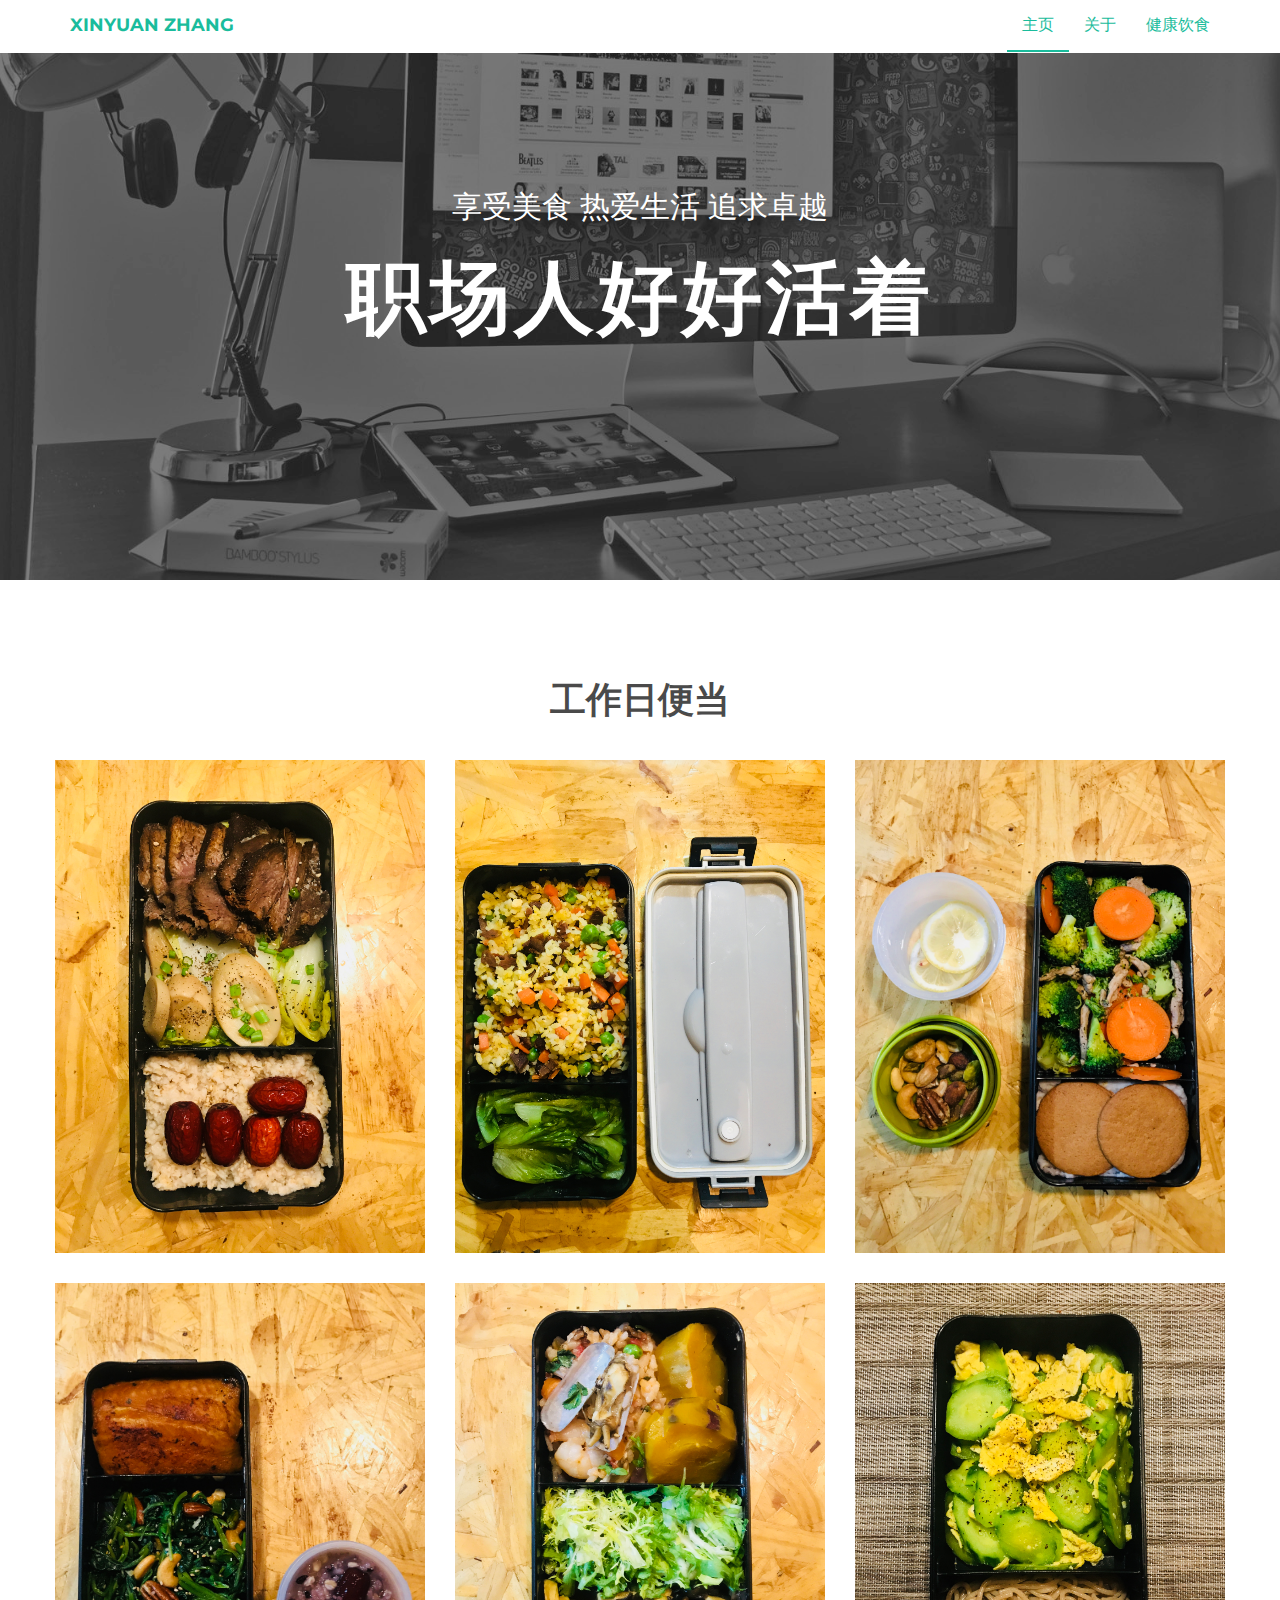
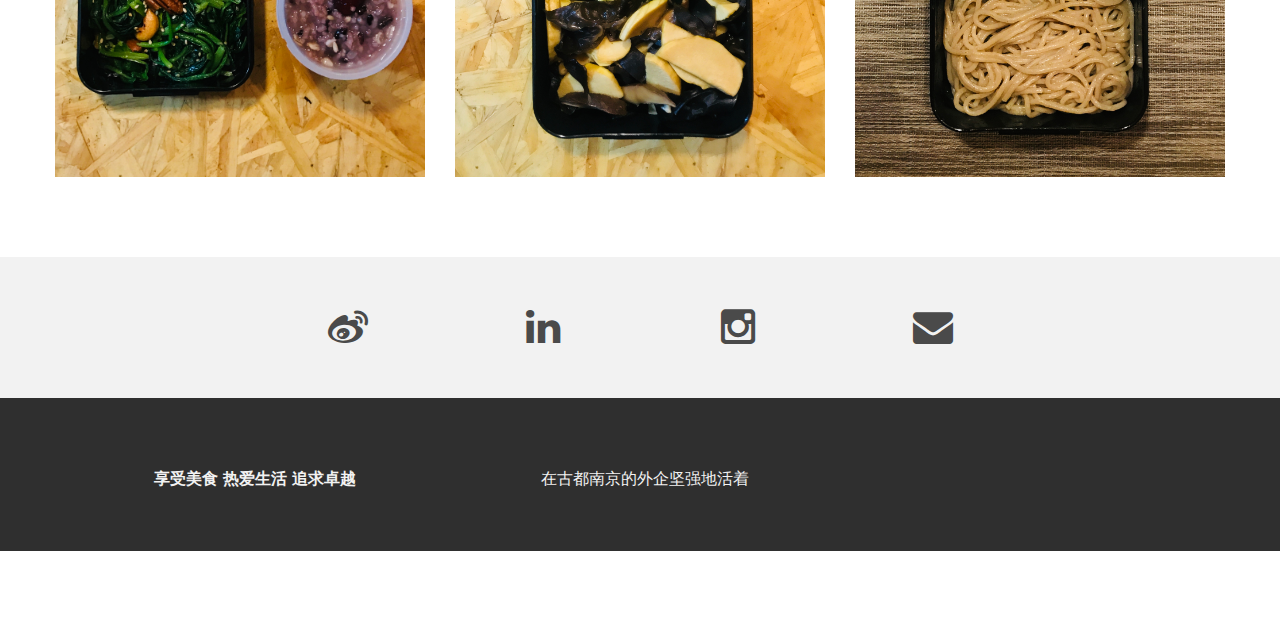
<file: index.html>
<!DOCTYPE html>
<html lang="en">
  <head>
    <meta charset="utf-8">
    <meta http-equiv="X-UA-Compatible" content="IE=edge">
    <meta name="viewport" content="width=device-width, initial-scale=1">
    <meta name="description" content="">
    <meta name="author" content="">
    <link rel="shortcut icon" href="assets/ico/favicon.ico">

    <title>Healthy Living for Working Ladies</title>

    <!-- Bootstrap core CSS -->
    <link href="assets/css/bootstrap.css" rel="stylesheet">

    <!-- Custom styles for this template -->
    <link href="assets/css/style.css" rel="stylesheet">
    <link href="assets/css/font-awesome.min.css" rel="stylesheet">

    <!-- Just for debugging purposes. Don't actually copy this line! -->
    <!--[if lt IE 9]><script src="../../assets/js/ie8-responsive-file-warning.js"></script><![endif]-->

    <!-- HTML5 shim and Respond.js IE8 support of HTML5 elements and media queries -->
    <!--[if lt IE 9]>
      <script src="https://oss.maxcdn.com/libs/html5shiv/3.7.0/html5shiv.js"></script>
      <script src="https://oss.maxcdn.com/libs/respond.js/1.4.2/respond.min.js"></script>
    <![endif]-->
  </head>

  <body>

    <!-- Static navbar -->
    <div class="navbar navbar-default navbar-fixed-top" role="navigation" style="background-color: white">
      <div class="container">
        <div class="navbar-header">
          <button type="button" class="navbar-toggle" data-toggle="collapse" data-target=".navbar-collapse">
            <span class="sr-only">Toggle navigation</span>
            <span class="icon-bar"></span>
            <span class="icon-bar"></span>
            <span class="icon-bar"></span>
          </button>
          <a class="navbar-brand" href="index.html">XINYUAN ZHANG</a>
        </div>
        <div class="navbar-collapse collapse">
          <ul class="nav navbar-nav navbar-right">
            <li class="active"><a href="index.html">主页</a></li>
            <li><a href="about.html">关于</a></li>
            <li><a href="#works">健康饮食</a></li>
          </ul>
        </div><!--/.nav-collapse -->
      </div>
    </div>


	<div id="headerwrap">
	    <div class="container">
			<div class="row">
				<div class="col-lg-8 col-lg-offset-2">
					<h4 style="font-size: 30px; color:white">享受美食 热爱生活 追求卓越</h4>
					<h1 style="color:white">职场人好好活着</h1>
					
				</div>
			</div><! --/row -->
	    </div> <!-- /container -->
	</div><! --/headerwrap -->
	
	<section id="works"></section>
	<div class="container">
		<div class="row centered mt mb">
			<h1>工作日便当</h1>
			<div class="row">
					<div class="col-lg-4 col-md-4 col-sm-4 gallery">
							<a href="work.html"><img src="assets/img/portfolio/folio01.png" class="img-responsive"></a>
						</div>
						<div class="col-lg-4 col-md-4 col-sm-4 gallery">
							<a href="work2.html"><img src="assets/img/portfolio/folio02.png" class="img-responsive"></a>
						</div>
						<div class="col-lg-4 col-md-4 col-sm-4 gallery">
							<a href="work3.html"><img src="assets/img/portfolio/folio03.png" class="img-responsive"></a>
						</div>
			</div>
			<div class="row">
					<div class="col-lg-4 col-md-4 col-sm-4 gallery">
							<a href="work4.html"><img src="assets/img/portfolio/folio04.png" class="img-responsive"></a>
						</div>
						<div class="col-lg-4 col-md-4 col-sm-4 gallery">
							<a href="work5.html"><img src="assets/img/portfolio/folio05.png" class="img-responsive"></a>
						</div>
						<div class="col-lg-4 col-md-4 col-sm-4 gallery">
							<a href="work6.html"><img src="assets/img/portfolio/folio06.png" class="img-responsive"></a>
						</div>
			</div>

		</div><! --/row -->
	</div><! --/container -->
	
	<div id="social">
		<div class="container">
			<div class="row centered">
				<div class="col-lg-2">
					<i class="fa fa-wechat" aria-hidden="true"></i>
					<!-- 微信的出不来 -->
				</div>
				<div class="col-lg-2">
					<a href="#"><i class="fa fa-weibo"></i></a>
				</div>
				<div class="col-lg-2">
					<a href="#"><i class="fa fa-linkedin"></i></a>
				</div>
				<div class="col-lg-2">
					<a href="#"><i class="fa fa-instagram"></i></a>
				</div>
				<div class="col-lg-2">
					<a href="#"><i class="fa fa-envelope"></i></a>
				</div>
			
			</div><! --/row -->
		</div><! --/container -->
	</div><! --/social -->

	<div id="footerwrap">
		<div class="container">
			<div class="row centered">
				<div class="col-lg-4">
					<p><b>享受美食 热爱生活 追求卓越</b></p>
				</div>
			
				<div class="col-lg-4">
					<p>在古都南京的外企坚强地活着</p>
				</div>
			</div>
		</div>
	</div><! --/footerwrap -->
	


    <!-- Bootstrap core JavaScript
    ================================================== -->
    <!-- Placed at the end of the document so the pages load faster -->
    <script src="https://ajax.googleapis.com/ajax/libs/jquery/1.11.0/jquery.min.js"></script>
    <script src="assets/js/bootstrap.min.js"></script>
  </body>
</html>
</file>
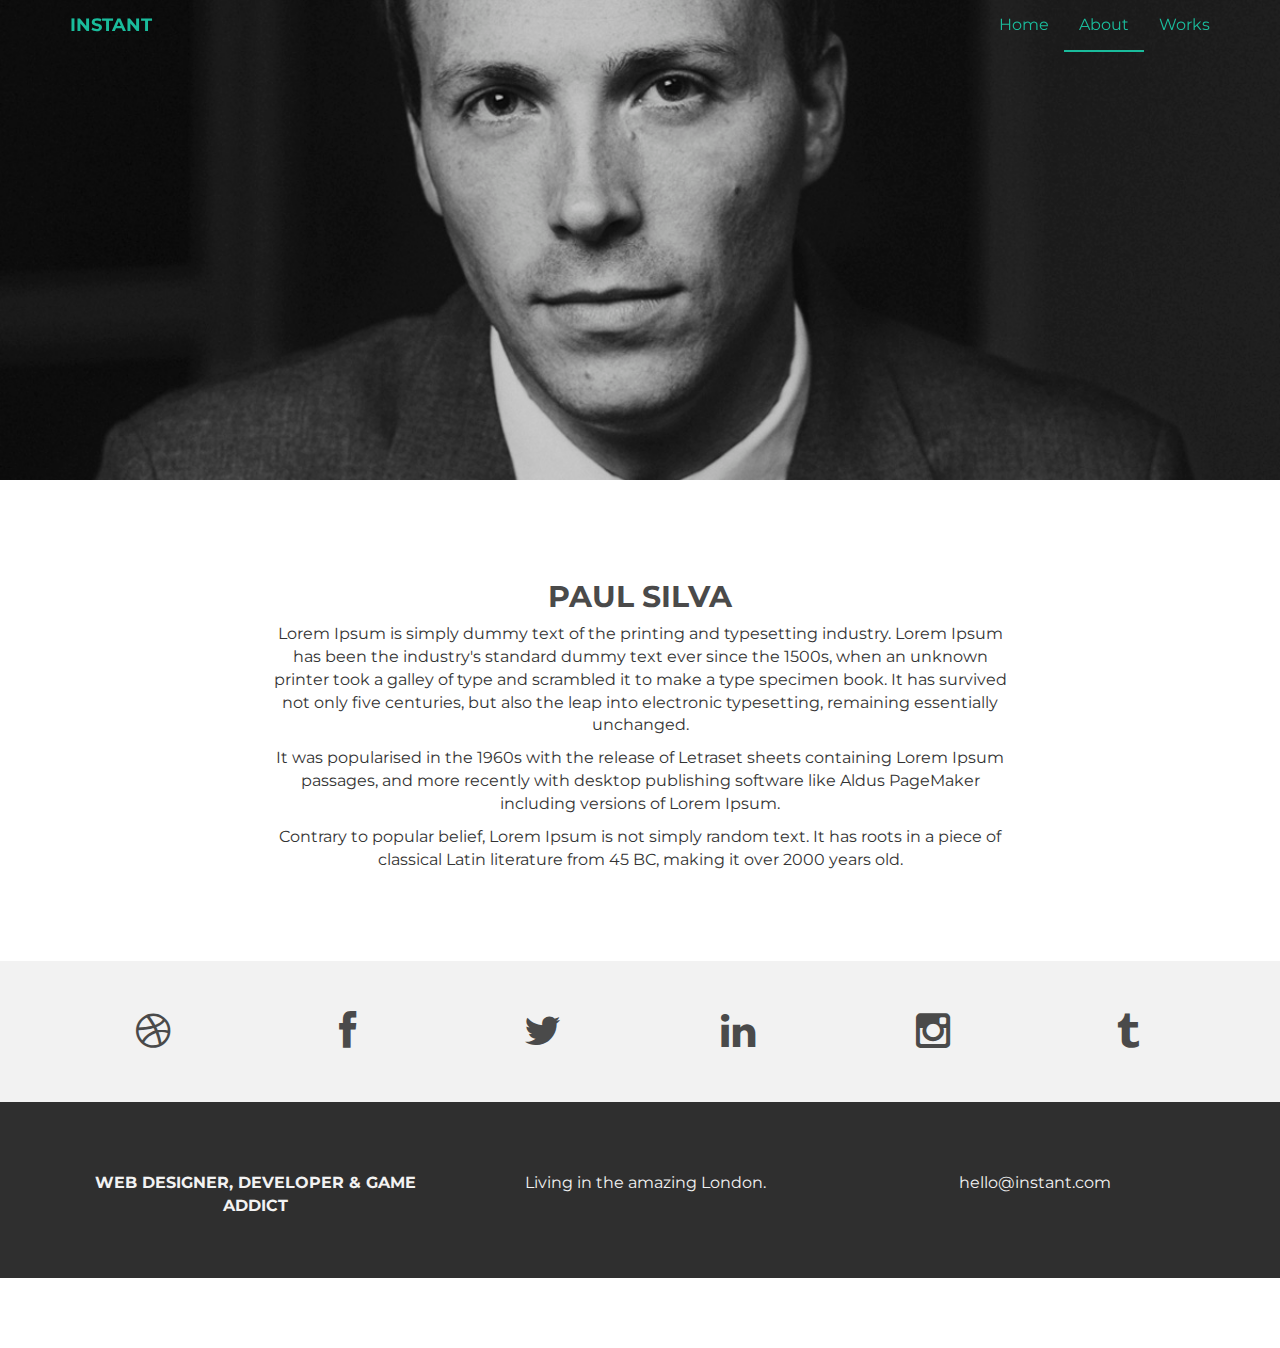
<file: about.html>
<!DOCTYPE html>
<html lang="en">
  <head>
    <meta charset="utf-8">
    <meta http-equiv="X-UA-Compatible" content="IE=edge">
    <meta name="viewport" content="width=device-width, initial-scale=1">
    <meta name="description" content="">
    <meta name="author" content="">
    <link rel="shortcut icon" href="assets/ico/favicon.ico">

    <title>INSTANT - Bootstrap Theme</title>

    <!-- Bootstrap core CSS -->
    <link href="assets/css/bootstrap.css" rel="stylesheet">

    <!-- Custom styles for this template -->
    <link href="assets/css/style.css" rel="stylesheet">
    <link href="assets/css/font-awesome.min.css" rel="stylesheet">

    <!-- Just for debugging purposes. Don't actually copy this line! -->
    <!--[if lt IE 9]><script src="../../assets/js/ie8-responsive-file-warning.js"></script><![endif]-->

    <!-- HTML5 shim and Respond.js IE8 support of HTML5 elements and media queries -->
    <!--[if lt IE 9]>
      <script src="https://oss.maxcdn.com/libs/html5shiv/3.7.0/html5shiv.js"></script>
      <script src="https://oss.maxcdn.com/libs/respond.js/1.4.2/respond.min.js"></script>
    <![endif]-->
  </head>

  <body>

    <!-- Static navbar -->
    <div class="navbar navbar-default navbar-fixed-top" role="navigation">
      <div class="container">
        <div class="navbar-header">
          <button type="button" class="navbar-toggle" data-toggle="collapse" data-target=".navbar-collapse">
            <span class="sr-only">Toggle navigation</span>
            <span class="icon-bar"></span>
            <span class="icon-bar"></span>
            <span class="icon-bar"></span>
          </button>
          <a class="navbar-brand" href="index.html">INSTANT</a>
        </div>
        <div class="navbar-collapse collapse">
          <ul class="nav navbar-nav navbar-right">
            <li><a href="index.html">Home</a></li>
            <li class="active"><a href="about.html">About</a></li>
            <li><a href="index.html#works">Works</a></li>
          </ul>
        </div><!--/.nav-collapse -->
      </div>
    </div>


	<div id="aboutwrap">
	    <div class="container">
			<div class="row">
				<div class="col-lg-6 col-lg-offset-3">
				</div>
			</div><! --/row -->
	    </div> <!-- /container -->
	</div><! --/aboutwrap -->
	
	<div class="container">
		<div class="row centered mt mb">
			<div class="col-lg-8 col-lg-offset-2">
				<h2>PAUL SILVA</h2>
				<p>Lorem Ipsum is simply dummy text of the printing and typesetting industry. Lorem Ipsum has been the industry's standard dummy text ever since the 1500s, when an unknown printer took a galley of type and scrambled it to make a type specimen book. It has survived not only five centuries, but also the leap into electronic typesetting, remaining essentially unchanged.</p>
				<p>It was popularised in the 1960s with the release of Letraset sheets containing Lorem Ipsum passages, and more recently with desktop publishing software like Aldus PageMaker including versions of Lorem Ipsum.</p>
				<p>Contrary to popular belief, Lorem Ipsum is not simply random text. It has roots in a piece of classical Latin literature from 45 BC, making it over 2000 years old.</p>
			</div>

		</div><! --/row -->
	</div><! --/container -->
	
	<div id="social">
		<div class="container">
			<div class="row centered">
				<div class="col-lg-2">
					<a href="#"><i class="fa fa-dribbble"></i></a>
				</div>
				<div class="col-lg-2">
					<a href="#"><i class="fa fa-facebook"></i></a>
				</div>
				<div class="col-lg-2">
					<a href="#"><i class="fa fa-twitter"></i></a>
				</div>
				<div class="col-lg-2">
					<a href="#"><i class="fa fa-linkedin"></i></a>
				</div>
				<div class="col-lg-2">
					<a href="#"><i class="fa fa-instagram"></i></a>
				</div>
				<div class="col-lg-2">
					<a href="#"><i class="fa fa-tumblr"></i></a>
				</div>
			
			</div><! --/row -->
		</div><! --/container -->
	</div><! --/social -->

	<div id="footerwrap">
		<div class="container">
			<div class="row centered">
				<div class="col-lg-4">
					<p><b>WEB DESIGNER, DEVELOPER & GAME ADDICT</b></p>
				</div>
			
				<div class="col-lg-4">
					<p>Living in the amazing London.</p>
				</div>
				<div class="col-lg-4">
					<p>hello@instant.com</p>
				</div>
			
			</div>
		
		</div>
	</div><! --/footerwrap -->
	


    <!-- Bootstrap core JavaScript
    ================================================== -->
    <!-- Placed at the end of the document so the pages load faster -->
    <script src="https://ajax.googleapis.com/ajax/libs/jquery/1.11.0/jquery.min.js"></script>
    <script src="assets/js/bootstrap.min.js"></script>
  </body>
</html>
</file>
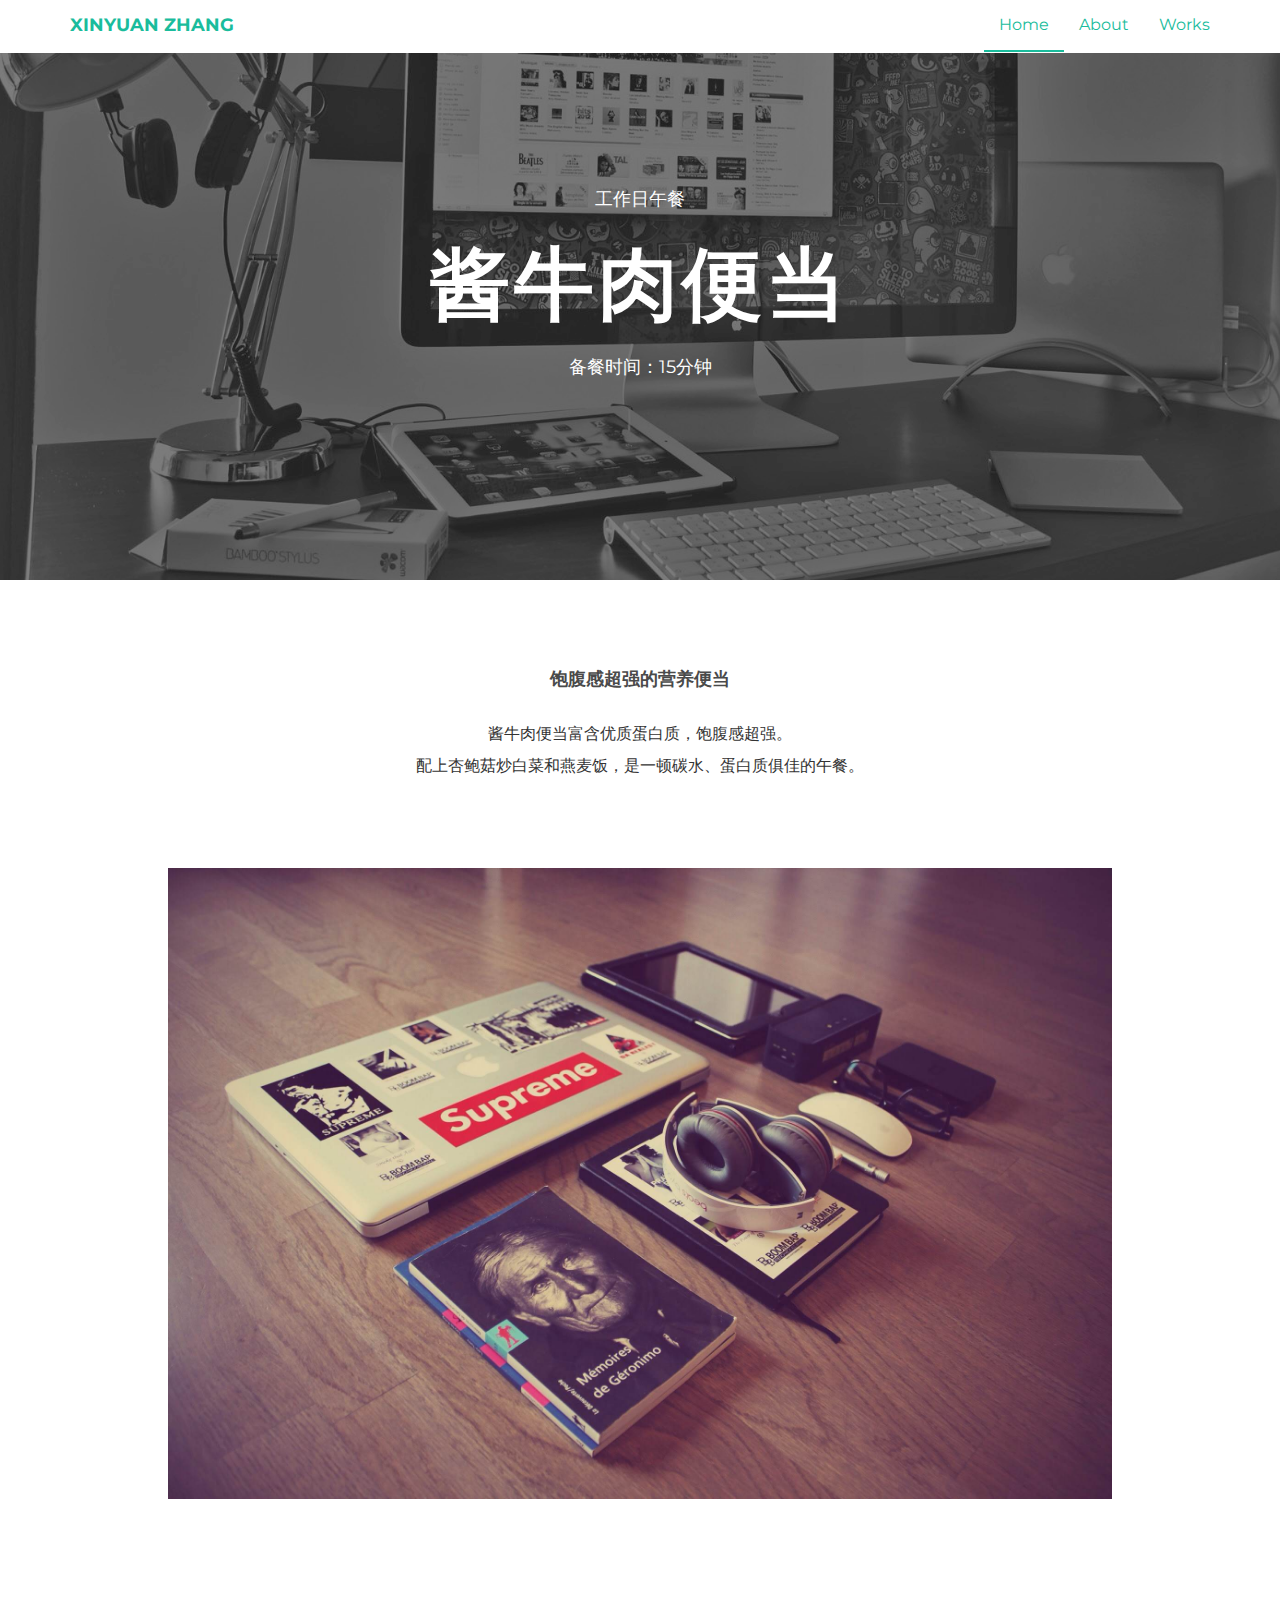
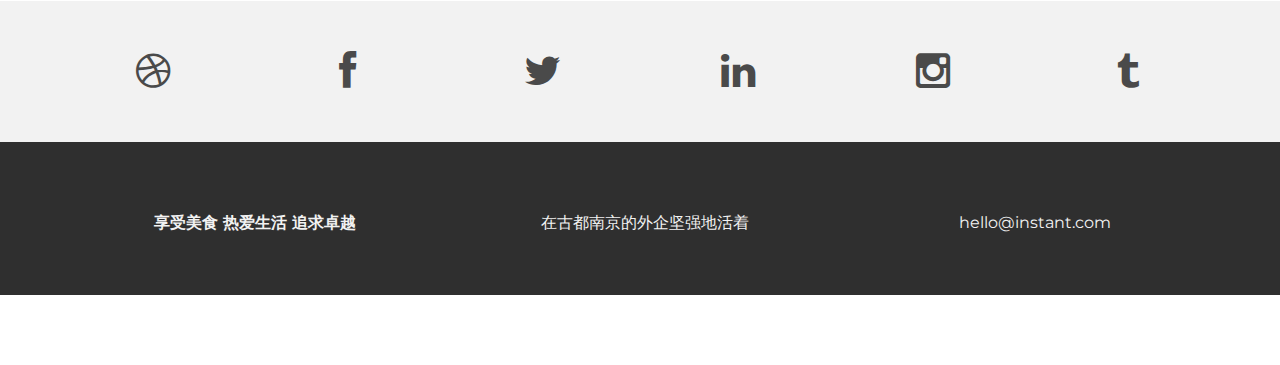
<file: work.html>
<!DOCTYPE html>
<html lang="en">
  <head>
    <meta charset="utf-8">
    <meta http-equiv="X-UA-Compatible" content="IE=edge">
    <meta name="viewport" content="width=device-width, initial-scale=1">
    <meta name="description" content="">
    <meta name="author" content="">
    <link rel="shortcut icon" href="assets/ico/favicon.ico">

    <title>Bento for Working Ladies</title>

    <!-- Bootstrap core CSS -->
    <link href="assets/css/bootstrap.css" rel="stylesheet">

    <!-- Custom styles for this template -->
    <link href="assets/css/style.css" rel="stylesheet">
    <link href="assets/css/font-awesome.min.css" rel="stylesheet">

    <!-- Just for debugging purposes. Don't actually copy this line! -->
    <!--[if lt IE 9]><script src="../../assets/js/ie8-responsive-file-warning.js"></script><![endif]-->

    <!-- HTML5 shim and Respond.js IE8 support of HTML5 elements and media queries -->
    <!--[if lt IE 9]>
      <script src="https://oss.maxcdn.com/libs/html5shiv/3.7.0/html5shiv.js"></script>
      <script src="https://oss.maxcdn.com/libs/respond.js/1.4.2/respond.min.js"></script>
    <![endif]-->
  </head>

  <body>

    <!-- Static navbar -->
    <div class="navbar navbar-default navbar-fixed-top" role="navigation" style="background-color: white">
      <div class="container">
        <div class="navbar-header">
          <button type="button" class="navbar-toggle" data-toggle="collapse" data-target=".navbar-collapse">
            <span class="sr-only">Toggle navigation</span>
            <span class="icon-bar"></span>
            <span class="icon-bar"></span>
            <span class="icon-bar"></span>
          </button>
          <a class="navbar-brand" href="index.html">XINYUAN ZHANG</a>
        </div>
        <div class="navbar-collapse collapse">
          <ul class="nav navbar-nav navbar-right">
            <li class="active"><a href="index.html">Home</a></li>
            <li><a href="about.html">About</a></li>
            <li><a href="#works">Works</a></li>
          </ul>
        </div><!--/.nav-collapse -->
      </div>
    </div>


	<div id="workwrap">
	    <div class="container">
			<div class="row">
				<div class="col-lg-8 col-lg-offset-2">
					<h4>工作日午餐</h4>
					<h1>酱牛肉便当</h1>
					<h4>备餐时间：15分钟</h4>
				</div>
			</div><! --/row -->
	    </div> <!-- /container -->
	</div><! --/workwrap -->
	
	<section id="works"></section>
	<div class="container">
		<div class="row centered mt mb">
			<div class="col-lg-8 col-lg-offset-2">
				<h4>饱腹感超强的营养便当</h4>
				<br>
				<p>酱牛肉便当富含优质蛋白质，饱腹感超强。</p>
				<p>配上杏鲍菇炒白菜和燕麦饭，是一顿碳水、蛋白质俱佳的午餐。</p>
			</div>
			<div class="col-lg-10 col-lg-offset-1 mt">
				<img class="img-responsive" src="assets/img/pr01.jpg">
				<br>
			</div>

		</div><! --/row -->
	</div><! --/container -->
	
	<div id="social">
		<div class="container">
			<div class="row centered">
				<div class="col-lg-2">
					<a href="#"><i class="fa fa-dribbble"></i></a>
				</div>
				<div class="col-lg-2">
					<a href="#"><i class="fa fa-facebook"></i></a>
				</div>
				<div class="col-lg-2">
					<a href="#"><i class="fa fa-twitter"></i></a>
				</div>
				<div class="col-lg-2">
					<a href="#"><i class="fa fa-linkedin"></i></a>
				</div>
				<div class="col-lg-2">
					<a href="#"><i class="fa fa-instagram"></i></a>
				</div>
				<div class="col-lg-2">
					<a href="#"><i class="fa fa-tumblr"></i></a>
				</div>
			
			</div><! --/row -->
		</div><! --/container -->
	</div><! --/social -->

	<div id="footerwrap">
		<div class="container">
			<div class="row centered">
				<div class="col-lg-4">
					<p><b>享受美食 热爱生活 追求卓越</b></p>
				</div>
			
				<div class="col-lg-4">
					<p>在古都南京的外企坚强地活着</p>
				</div>
				<div class="col-lg-4">
					<p>hello@instant.com</p>
				</div>
			
			</div>
		
		</div>
	</div><! --/footerwrap -->
	


    <!-- Bootstrap core JavaScript
    ================================================== -->
    <!-- Placed at the end of the document so the pages load faster -->
    <script src="https://ajax.googleapis.com/ajax/libs/jquery/1.11.0/jquery.min.js"></script>
    <script src="assets/js/bootstrap.min.js"></script>
  </body>
</html>
</file>
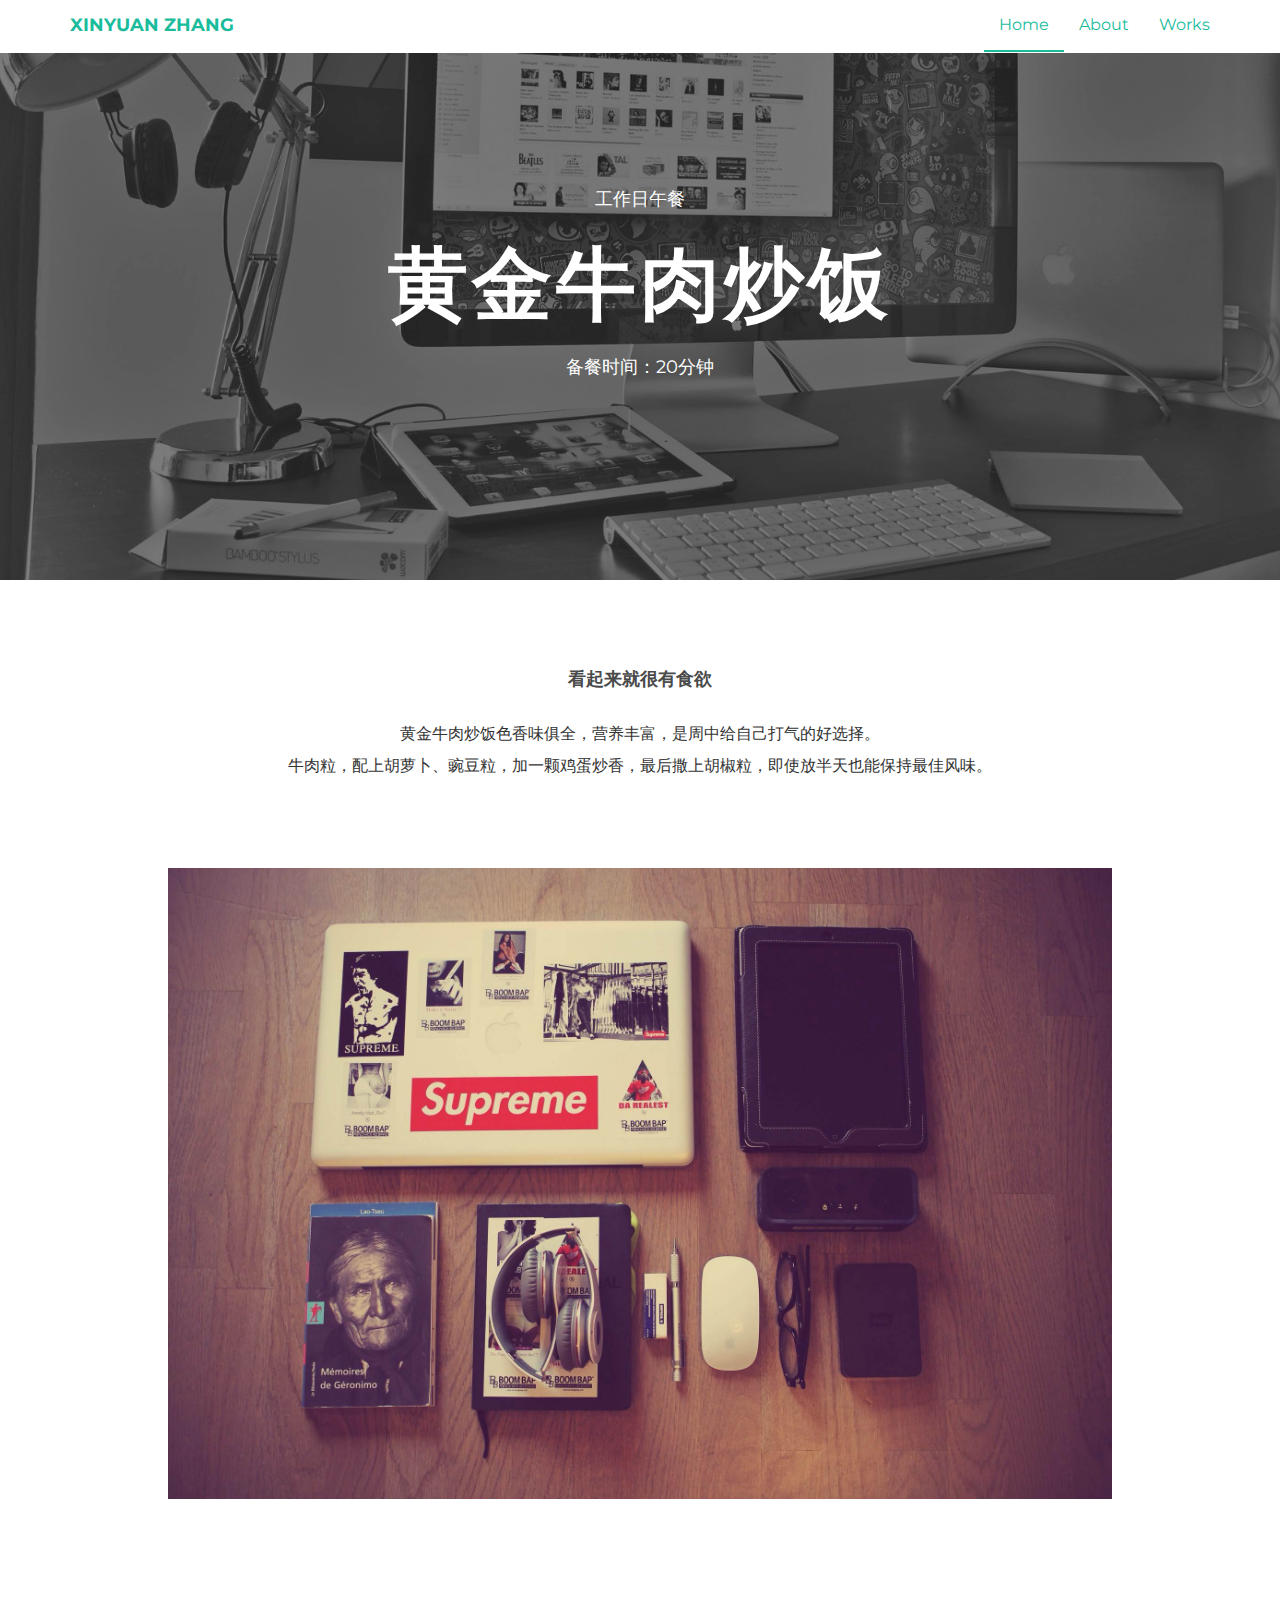
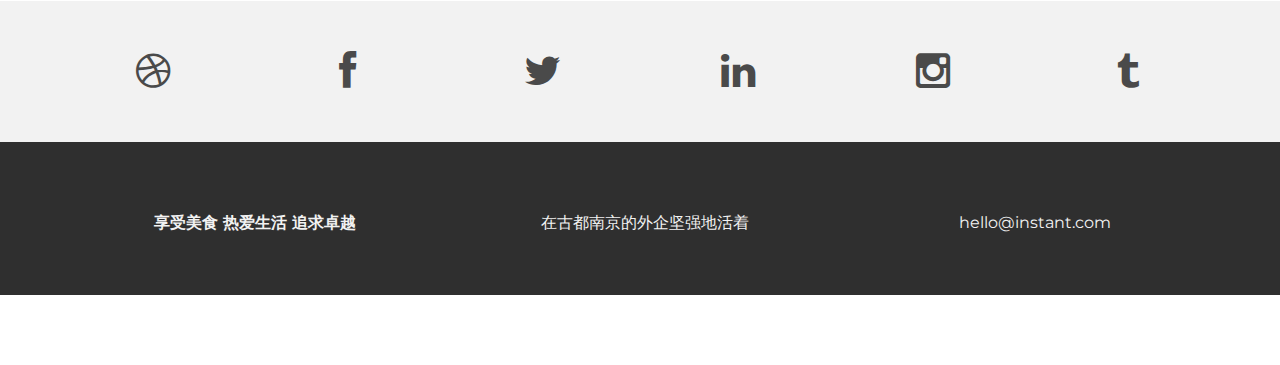
<file: work2.html>
<!DOCTYPE html>
<html lang="en">
  <head>
    <meta charset="utf-8">
    <meta http-equiv="X-UA-Compatible" content="IE=edge">
    <meta name="viewport" content="width=device-width, initial-scale=1">
    <meta name="description" content="">
    <meta name="author" content="">
    <link rel="shortcut icon" href="assets/ico/favicon.ico">

    <title>Bento for Working Ladies</title>

    <!-- Bootstrap core CSS -->
    <link href="assets/css/bootstrap.css" rel="stylesheet">

    <!-- Custom styles for this template -->
    <link href="assets/css/style.css" rel="stylesheet">
    <link href="assets/css/font-awesome.min.css" rel="stylesheet">

    <!-- Just for debugging purposes. Don't actually copy this line! -->
    <!--[if lt IE 9]><script src="../../assets/js/ie8-responsive-file-warning.js"></script><![endif]-->

    <!-- HTML5 shim and Respond.js IE8 support of HTML5 elements and media queries -->
    <!--[if lt IE 9]>
      <script src="https://oss.maxcdn.com/libs/html5shiv/3.7.0/html5shiv.js"></script>
      <script src="https://oss.maxcdn.com/libs/respond.js/1.4.2/respond.min.js"></script>
    <![endif]-->
  </head>

  <body>

    <!-- Static navbar -->
    <div class="navbar navbar-default navbar-fixed-top" role="navigation" style="background-color: white">
      <div class="container">
        <div class="navbar-header">
          <button type="button" class="navbar-toggle" data-toggle="collapse" data-target=".navbar-collapse">
            <span class="sr-only">Toggle navigation</span>
            <span class="icon-bar"></span>
            <span class="icon-bar"></span>
            <span class="icon-bar"></span>
          </button>
          <a class="navbar-brand" href="index.html">XINYUAN ZHANG</a>
        </div>
        <div class="navbar-collapse collapse">
          <ul class="nav navbar-nav navbar-right">
            <li class="active"><a href="index.html">Home</a></li>
            <li><a href="about.html">About</a></li>
            <li><a href="#works">Works</a></li>
          </ul>
        </div><!--/.nav-collapse -->
      </div>
    </div>


	<div id="workwrap">
	    <div class="container">
			<div class="row">
				<div class="col-lg-8 col-lg-offset-2">
					<h4>工作日午餐</h4>
					<h1>黄金牛肉炒饭</h1>
					<h4>备餐时间：20分钟</h4>
				</div>
			</div><! --/row -->
	    </div> <!-- /container -->
	</div><! --/workwrap -->
	
	<section id="works"></section>
	<div class="container">
		<div class="row centered mt mb">
			<div class="col-lg-8 col-lg-offset-2">
				<h4>看起来就很有食欲</h4>
				<br>
				<p>黄金牛肉炒饭色香味俱全，营养丰富，是周中给自己打气的好选择。</p>
				<p>牛肉粒，配上胡萝卜、豌豆粒，加一颗鸡蛋炒香，最后撒上胡椒粒，即使放半天也能保持最佳风味。</p>
			</div>
			<div class="col-lg-10 col-lg-offset-1 mt">
				<img class="img-responsive" src="assets/img/pr02.jpg">
				<br>
			</div>

		</div><! --/row -->
	</div><! --/container -->
	
	<div id="social">
		<div class="container">
			<div class="row centered">
				<div class="col-lg-2">
					<a href="#"><i class="fa fa-dribbble"></i></a>
				</div>
				<div class="col-lg-2">
					<a href="#"><i class="fa fa-facebook"></i></a>
				</div>
				<div class="col-lg-2">
					<a href="#"><i class="fa fa-twitter"></i></a>
				</div>
				<div class="col-lg-2">
					<a href="#"><i class="fa fa-linkedin"></i></a>
				</div>
				<div class="col-lg-2">
					<a href="#"><i class="fa fa-instagram"></i></a>
				</div>
				<div class="col-lg-2">
					<a href="#"><i class="fa fa-tumblr"></i></a>
				</div>
			
			</div><! --/row -->
		</div><! --/container -->
	</div><! --/social -->

	<div id="footerwrap">
		<div class="container">
			<div class="row centered">
				<div class="col-lg-4">
					<p><b>享受美食 热爱生活 追求卓越</b></p>
				</div>
			
				<div class="col-lg-4">
					<p>在古都南京的外企坚强地活着</p>
				</div>
				<div class="col-lg-4">
					<p>hello@instant.com</p>
				</div>
			
			</div>
		
		</div>
	</div><! --/footerwrap -->
	


    <!-- Bootstrap core JavaScript
    ================================================== -->
    <!-- Placed at the end of the document so the pages load faster -->
    <script src="https://ajax.googleapis.com/ajax/libs/jquery/1.11.0/jquery.min.js"></script>
    <script src="assets/js/bootstrap.min.js"></script>
  </body>
</html>
</file>
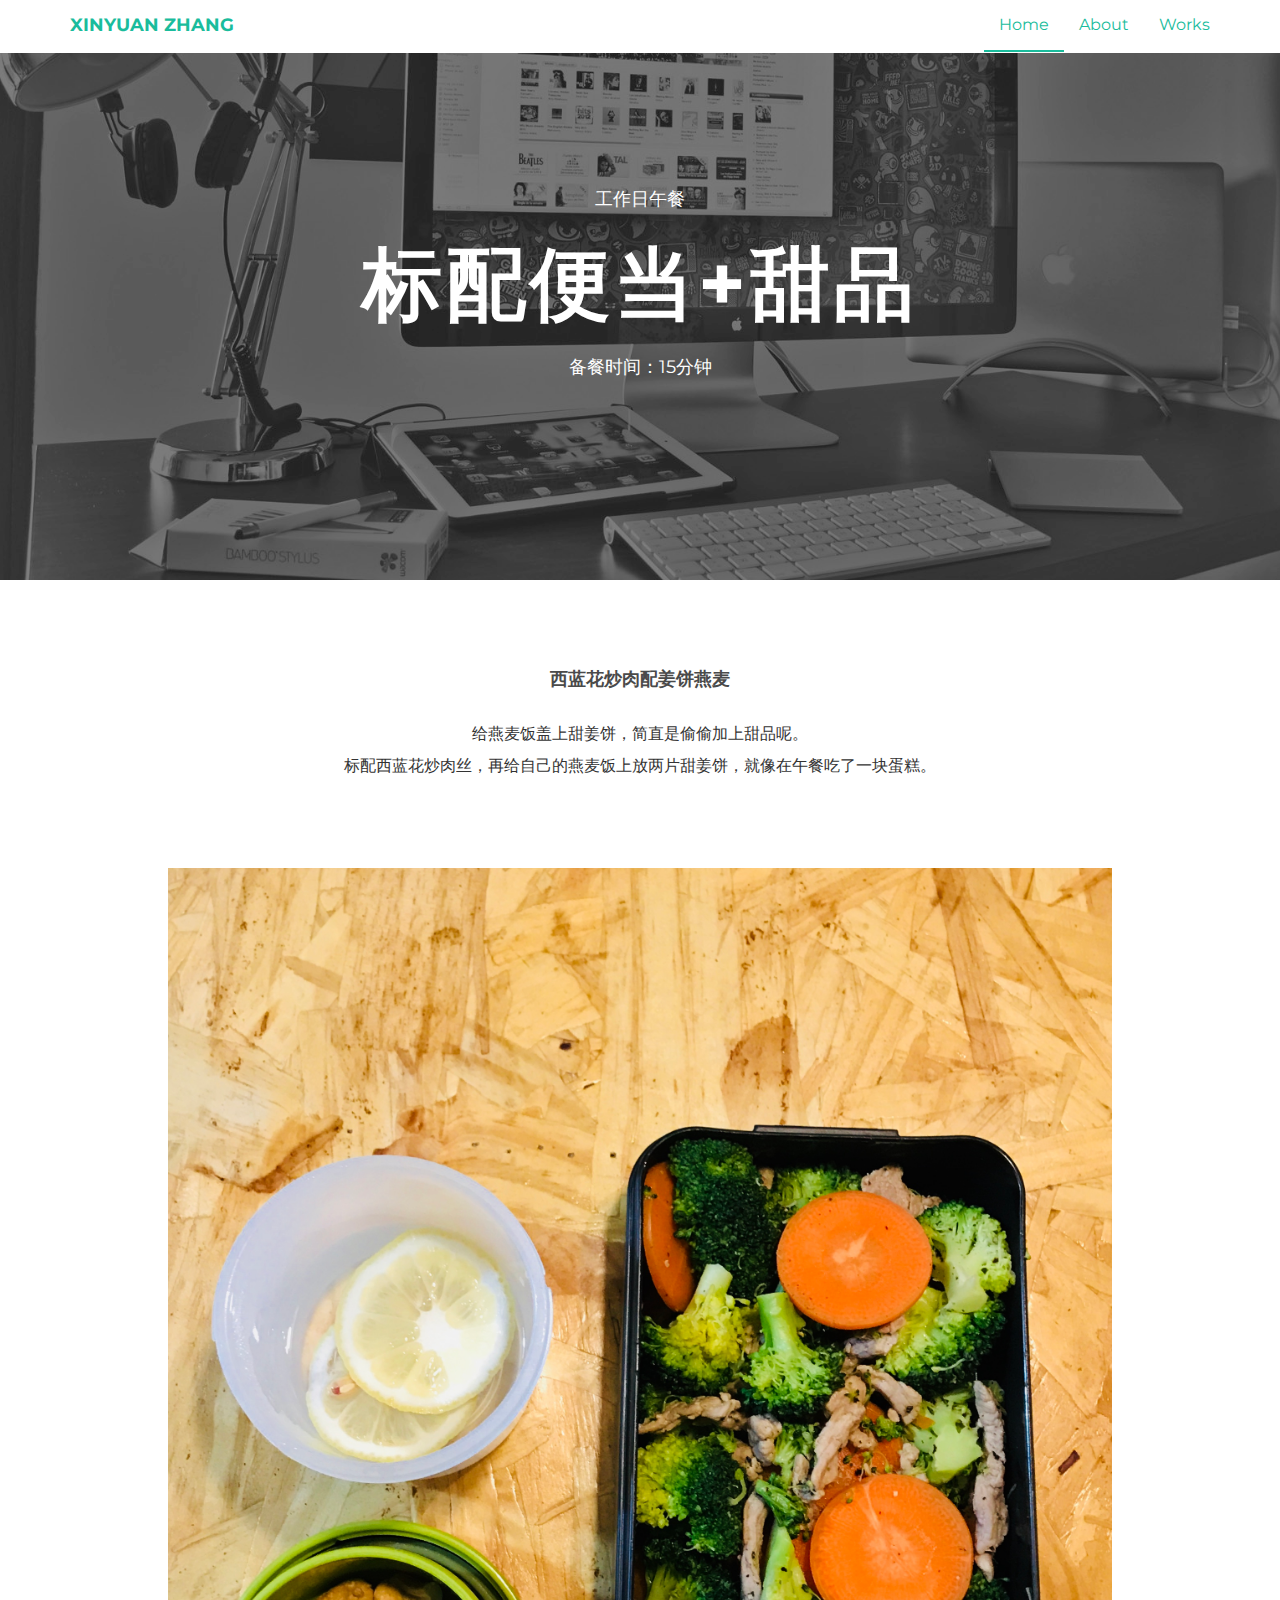
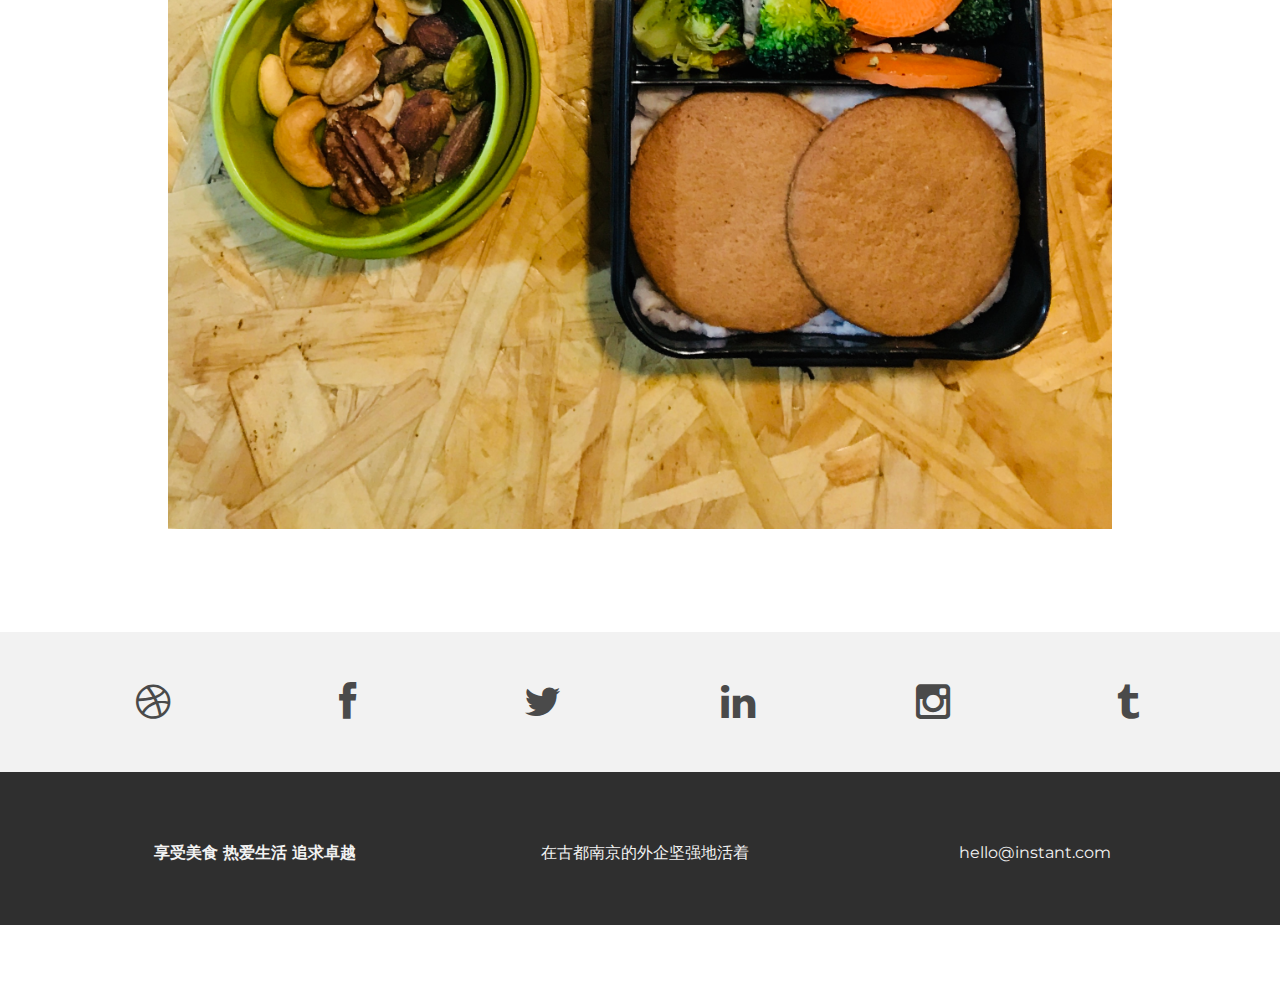
<file: work3.html>
<!DOCTYPE html>
<html lang="en">
  <head>
    <meta charset="utf-8">
    <meta http-equiv="X-UA-Compatible" content="IE=edge">
    <meta name="viewport" content="width=device-width, initial-scale=1">
    <meta name="description" content="">
    <meta name="author" content="">
    <link rel="shortcut icon" href="assets/ico/favicon.ico">

    <title>Bento for Working Ladies</title>

    <!-- Bootstrap core CSS -->
    <link href="assets/css/bootstrap.css" rel="stylesheet">

    <!-- Custom styles for this template -->
    <link href="assets/css/style.css" rel="stylesheet">
    <link href="assets/css/font-awesome.min.css" rel="stylesheet">

    <!-- Just for debugging purposes. Don't actually copy this line! -->
    <!--[if lt IE 9]><script src="../../assets/js/ie8-responsive-file-warning.js"></script><![endif]-->

    <!-- HTML5 shim and Respond.js IE8 support of HTML5 elements and media queries -->
    <!--[if lt IE 9]>
      <script src="https://oss.maxcdn.com/libs/html5shiv/3.7.0/html5shiv.js"></script>
      <script src="https://oss.maxcdn.com/libs/respond.js/1.4.2/respond.min.js"></script>
    <![endif]-->
  </head>

  <body>

    <!-- Static navbar -->
    <div class="navbar navbar-default navbar-fixed-top" role="navigation" style="background-color: white">
      <div class="container">
        <div class="navbar-header">
          <button type="button" class="navbar-toggle" data-toggle="collapse" data-target=".navbar-collapse">
            <span class="sr-only">Toggle navigation</span>
            <span class="icon-bar"></span>
            <span class="icon-bar"></span>
            <span class="icon-bar"></span>
          </button>
          <a class="navbar-brand" href="index.html">XINYUAN ZHANG</a>
        </div>
        <div class="navbar-collapse collapse">
          <ul class="nav navbar-nav navbar-right">
            <li class="active"><a href="index.html">Home</a></li>
            <li><a href="about.html">About</a></li>
            <li><a href="#works">Works</a></li>
          </ul>
        </div><!--/.nav-collapse -->
      </div>
    </div>


	<div id="workwrap">
	    <div class="container">
			<div class="row">
				<div class="col-lg-8 col-lg-offset-2">
					<h4>工作日午餐</h4>
					<h1>标配便当+甜品</h1>
					<h4>备餐时间：15分钟</h4>
				</div>
			</div><! --/row -->
	    </div> <!-- /container -->
	</div><! --/workwrap -->
	
	<section id="works"></section>
	<div class="container">
		<div class="row centered mt mb">
			<div class="col-lg-8 col-lg-offset-2">
				<h4>西蓝花炒肉配姜饼燕麦</h4>
				<br>
				<p>给燕麦饭盖上甜姜饼，简直是偷偷加上甜品呢。</p>
				<p>标配西蓝花炒肉丝，再给自己的燕麦饭上放两片甜姜饼，就像在午餐吃了一块蛋糕。</p>
			</div>
			<div class="col-lg-10 col-lg-offset-1 mt">
				<img class="img-responsive" src="assets/img/pr03.jpg">
				<br>
			</div>

		</div><! --/row -->
	</div><! --/container -->
	
	<div id="social">
		<div class="container">
			<div class="row centered">
				<div class="col-lg-2">
					<a href="#"><i class="fa fa-dribbble"></i></a>
				</div>
				<div class="col-lg-2">
					<a href="#"><i class="fa fa-facebook"></i></a>
				</div>
				<div class="col-lg-2">
					<a href="#"><i class="fa fa-twitter"></i></a>
				</div>
				<div class="col-lg-2">
					<a href="#"><i class="fa fa-linkedin"></i></a>
				</div>
				<div class="col-lg-2">
					<a href="#"><i class="fa fa-instagram"></i></a>
				</div>
				<div class="col-lg-2">
					<a href="#"><i class="fa fa-tumblr"></i></a>
				</div>
			
			</div><! --/row -->
		</div><! --/container -->
	</div><! --/social -->

	<div id="footerwrap">
		<div class="container">
			<div class="row centered">
				<div class="col-lg-4">
					<p><b>享受美食 热爱生活 追求卓越</b></p>
				</div>
			
				<div class="col-lg-4">
					<p>在古都南京的外企坚强地活着</p>
				</div>
				<div class="col-lg-4">
					<p>hello@instant.com</p>
				</div>
			
			</div>
		
		</div>
	</div><! --/footerwrap -->
	


    <!-- Bootstrap core JavaScript
    ================================================== -->
    <!-- Placed at the end of the document so the pages load faster -->
    <script src="https://ajax.googleapis.com/ajax/libs/jquery/1.11.0/jquery.min.js"></script>
    <script src="assets/js/bootstrap.min.js"></script>
  </body>
</html>
</file>
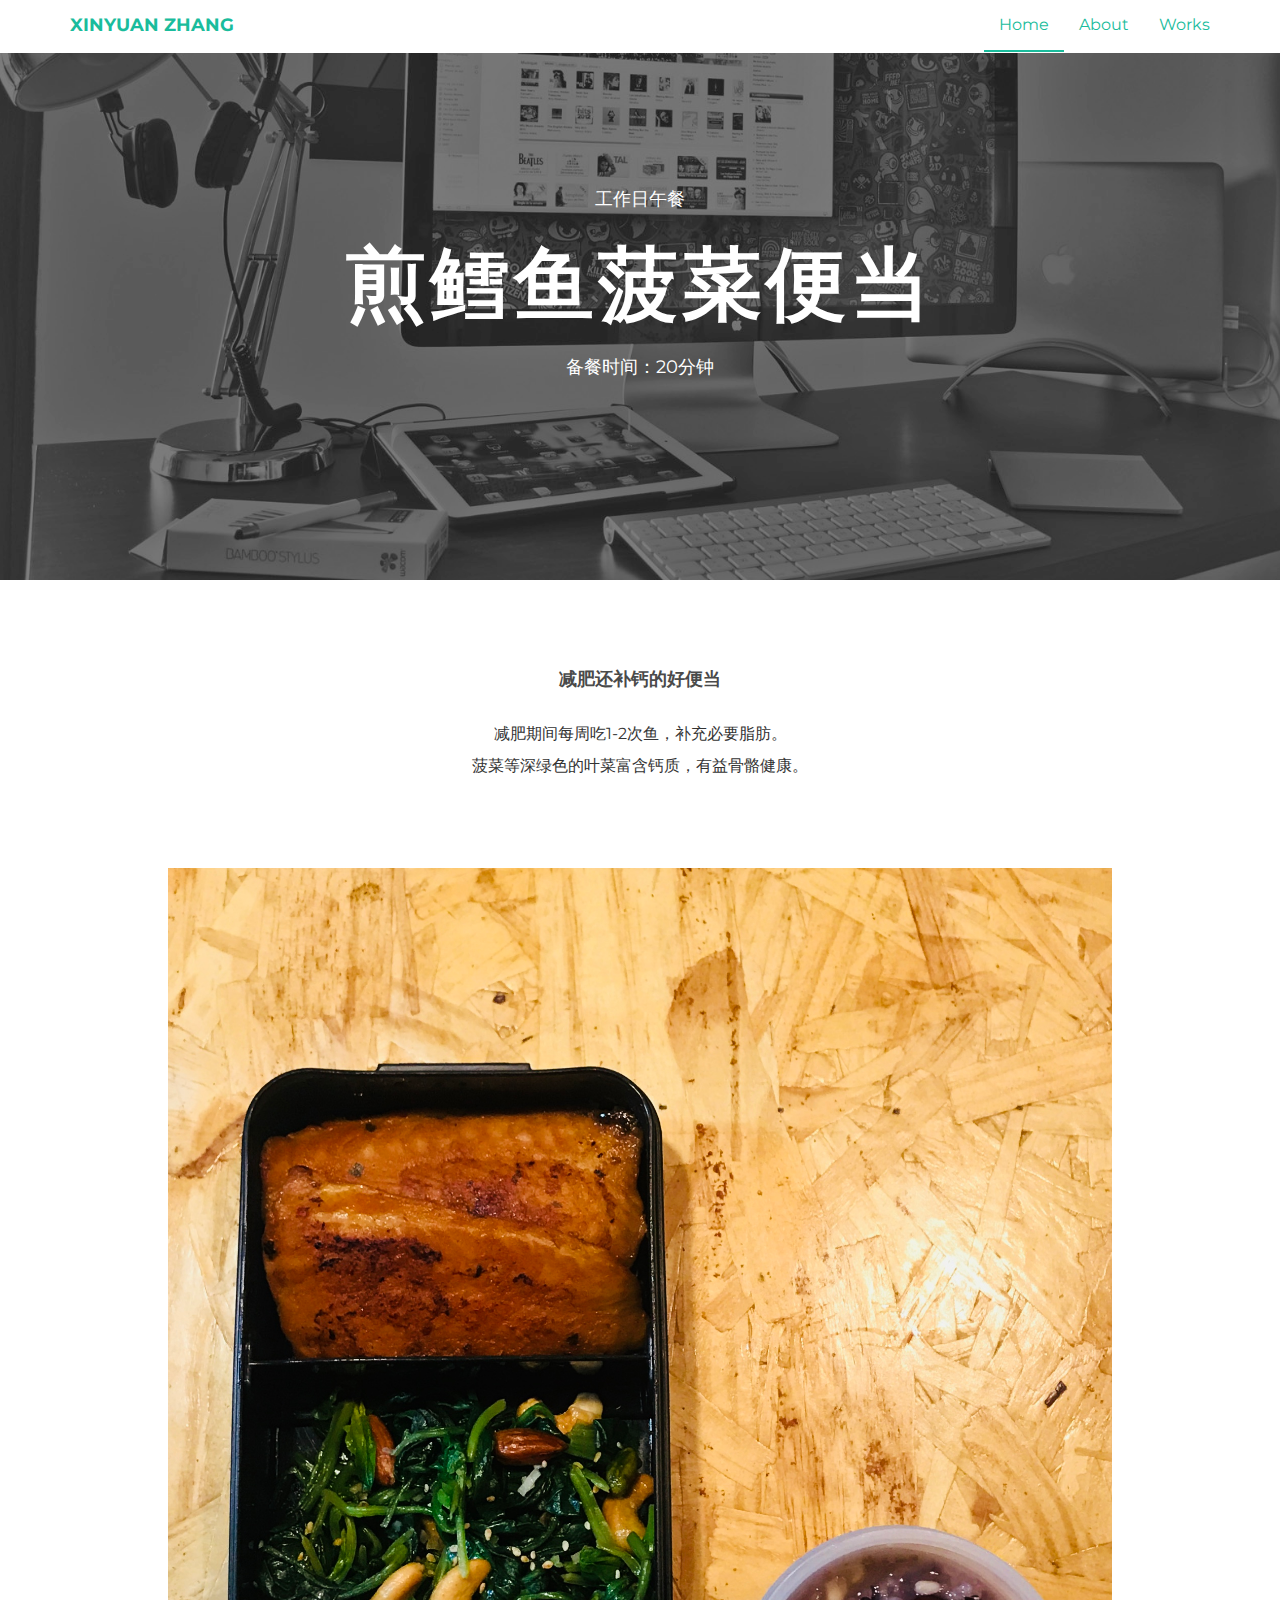
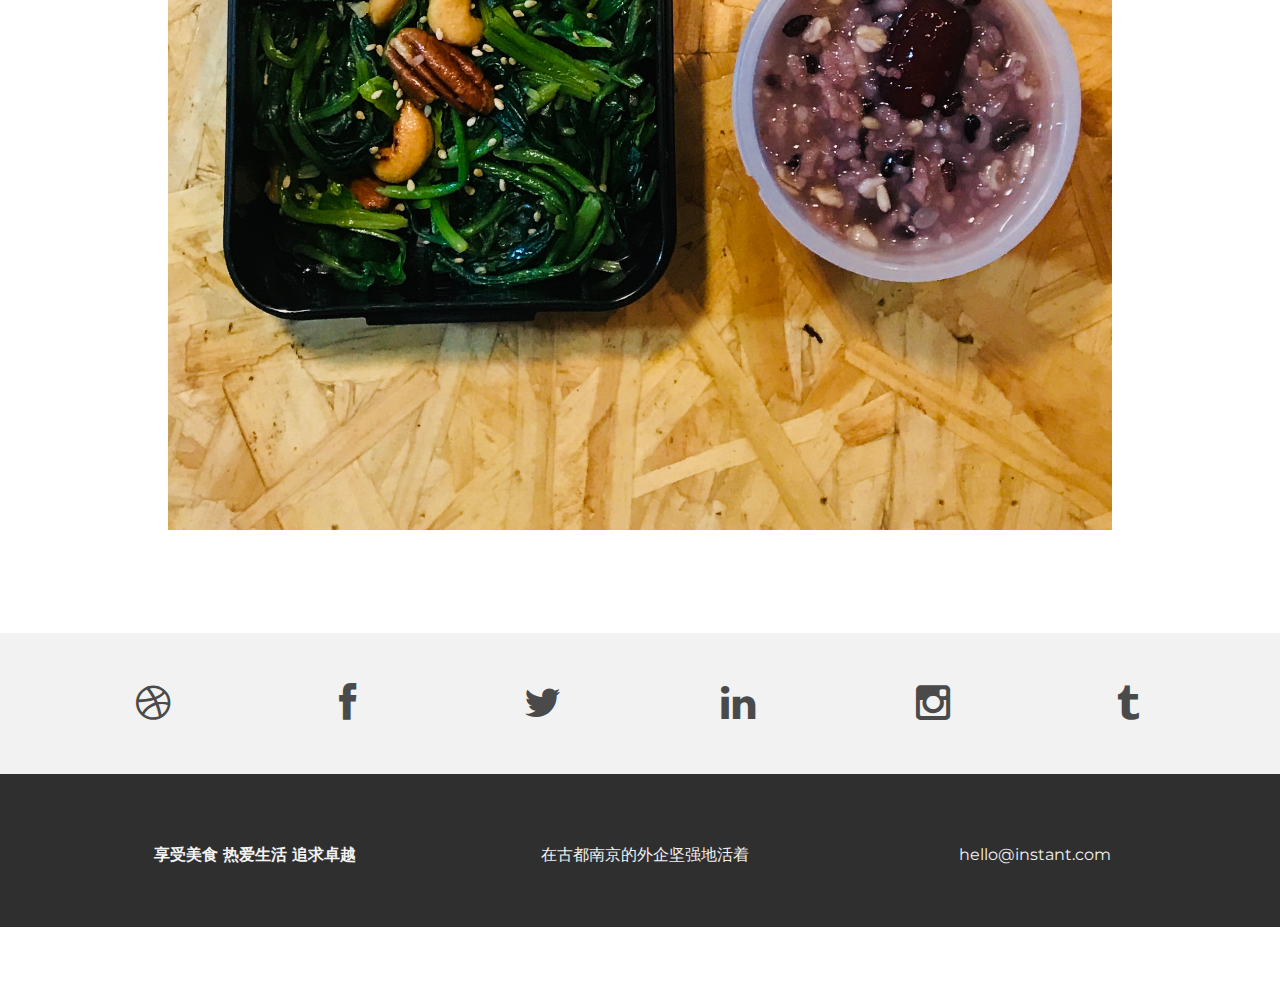
<file: work4.html>
<!DOCTYPE html>
<html lang="en">
  <head>
    <meta charset="utf-8">
    <meta http-equiv="X-UA-Compatible" content="IE=edge">
    <meta name="viewport" content="width=device-width, initial-scale=1">
    <meta name="description" content="">
    <meta name="author" content="">
    <link rel="shortcut icon" href="assets/ico/favicon.ico">

    <title>Bento for Working Ladies</title>

    <!-- Bootstrap core CSS -->
    <link href="assets/css/bootstrap.css" rel="stylesheet">

    <!-- Custom styles for this template -->
    <link href="assets/css/style.css" rel="stylesheet">
    <link href="assets/css/font-awesome.min.css" rel="stylesheet">

    <!-- Just for debugging purposes. Don't actually copy this line! -->
    <!--[if lt IE 9]><script src="../../assets/js/ie8-responsive-file-warning.js"></script><![endif]-->

    <!-- HTML5 shim and Respond.js IE8 support of HTML5 elements and media queries -->
    <!--[if lt IE 9]>
      <script src="https://oss.maxcdn.com/libs/html5shiv/3.7.0/html5shiv.js"></script>
      <script src="https://oss.maxcdn.com/libs/respond.js/1.4.2/respond.min.js"></script>
    <![endif]-->
  </head>

  <body>

    <!-- Static navbar -->
    <div class="navbar navbar-default navbar-fixed-top" role="navigation" style="background-color: white">
      <div class="container">
        <div class="navbar-header">
          <button type="button" class="navbar-toggle" data-toggle="collapse" data-target=".navbar-collapse">
            <span class="sr-only">Toggle navigation</span>
            <span class="icon-bar"></span>
            <span class="icon-bar"></span>
            <span class="icon-bar"></span>
          </button>
          <a class="navbar-brand" href="index.html">XINYUAN ZHANG</a>
        </div>
        <div class="navbar-collapse collapse">
          <ul class="nav navbar-nav navbar-right">
            <li class="active"><a href="index.html">Home</a></li>
            <li><a href="about.html">About</a></li>
            <li><a href="#works">Works</a></li>
          </ul>
        </div><!--/.nav-collapse -->
      </div>
    </div>


	<div id="workwrap">
	    <div class="container">
			<div class="row">
				<div class="col-lg-8 col-lg-offset-2">
					<h4>工作日午餐</h4>
					<h1>煎鳕鱼菠菜便当</h1>
					<h4>备餐时间：20分钟</h4>
				</div>
			</div><! --/row -->
	    </div> <!-- /container -->
	</div><! --/workwrap -->
	
	<section id="works"></section>
	<div class="container">
		<div class="row centered mt mb">
			<div class="col-lg-8 col-lg-offset-2">
				<h4>减肥还补钙的好便当</h4>
				<br>
				<p>减肥期间每周吃1-2次鱼，补充必要脂肪。</p>
				<p>菠菜等深绿色的叶菜富含钙质，有益骨骼健康。</p>
			</div>
			<div class="col-lg-10 col-lg-offset-1 mt">
				<img class="img-responsive" src="assets/img/pr04.jpg">
				<br>
			</div>

		</div><! --/row -->
	</div><! --/container -->
	
	<div id="social">
		<div class="container">
			<div class="row centered">
				<div class="col-lg-2">
					<a href="#"><i class="fa fa-dribbble"></i></a>
				</div>
				<div class="col-lg-2">
					<a href="#"><i class="fa fa-facebook"></i></a>
				</div>
				<div class="col-lg-2">
					<a href="#"><i class="fa fa-twitter"></i></a>
				</div>
				<div class="col-lg-2">
					<a href="#"><i class="fa fa-linkedin"></i></a>
				</div>
				<div class="col-lg-2">
					<a href="#"><i class="fa fa-instagram"></i></a>
				</div>
				<div class="col-lg-2">
					<a href="#"><i class="fa fa-tumblr"></i></a>
				</div>
			
			</div><! --/row -->
		</div><! --/container -->
	</div><! --/social -->

	<div id="footerwrap">
		<div class="container">
			<div class="row centered">
				<div class="col-lg-4">
					<p><b>享受美食 热爱生活 追求卓越</b></p>
				</div>
			
				<div class="col-lg-4">
					<p>在古都南京的外企坚强地活着</p>
				</div>
				<div class="col-lg-4">
					<p>hello@instant.com</p>
				</div>
			
			</div>
		
		</div>
	</div><! --/footerwrap -->
	


    <!-- Bootstrap core JavaScript
    ================================================== -->
    <!-- Placed at the end of the document so the pages load faster -->
    <script src="https://ajax.googleapis.com/ajax/libs/jquery/1.11.0/jquery.min.js"></script>
    <script src="assets/js/bootstrap.min.js"></script>
  </body>
</html>
</file>
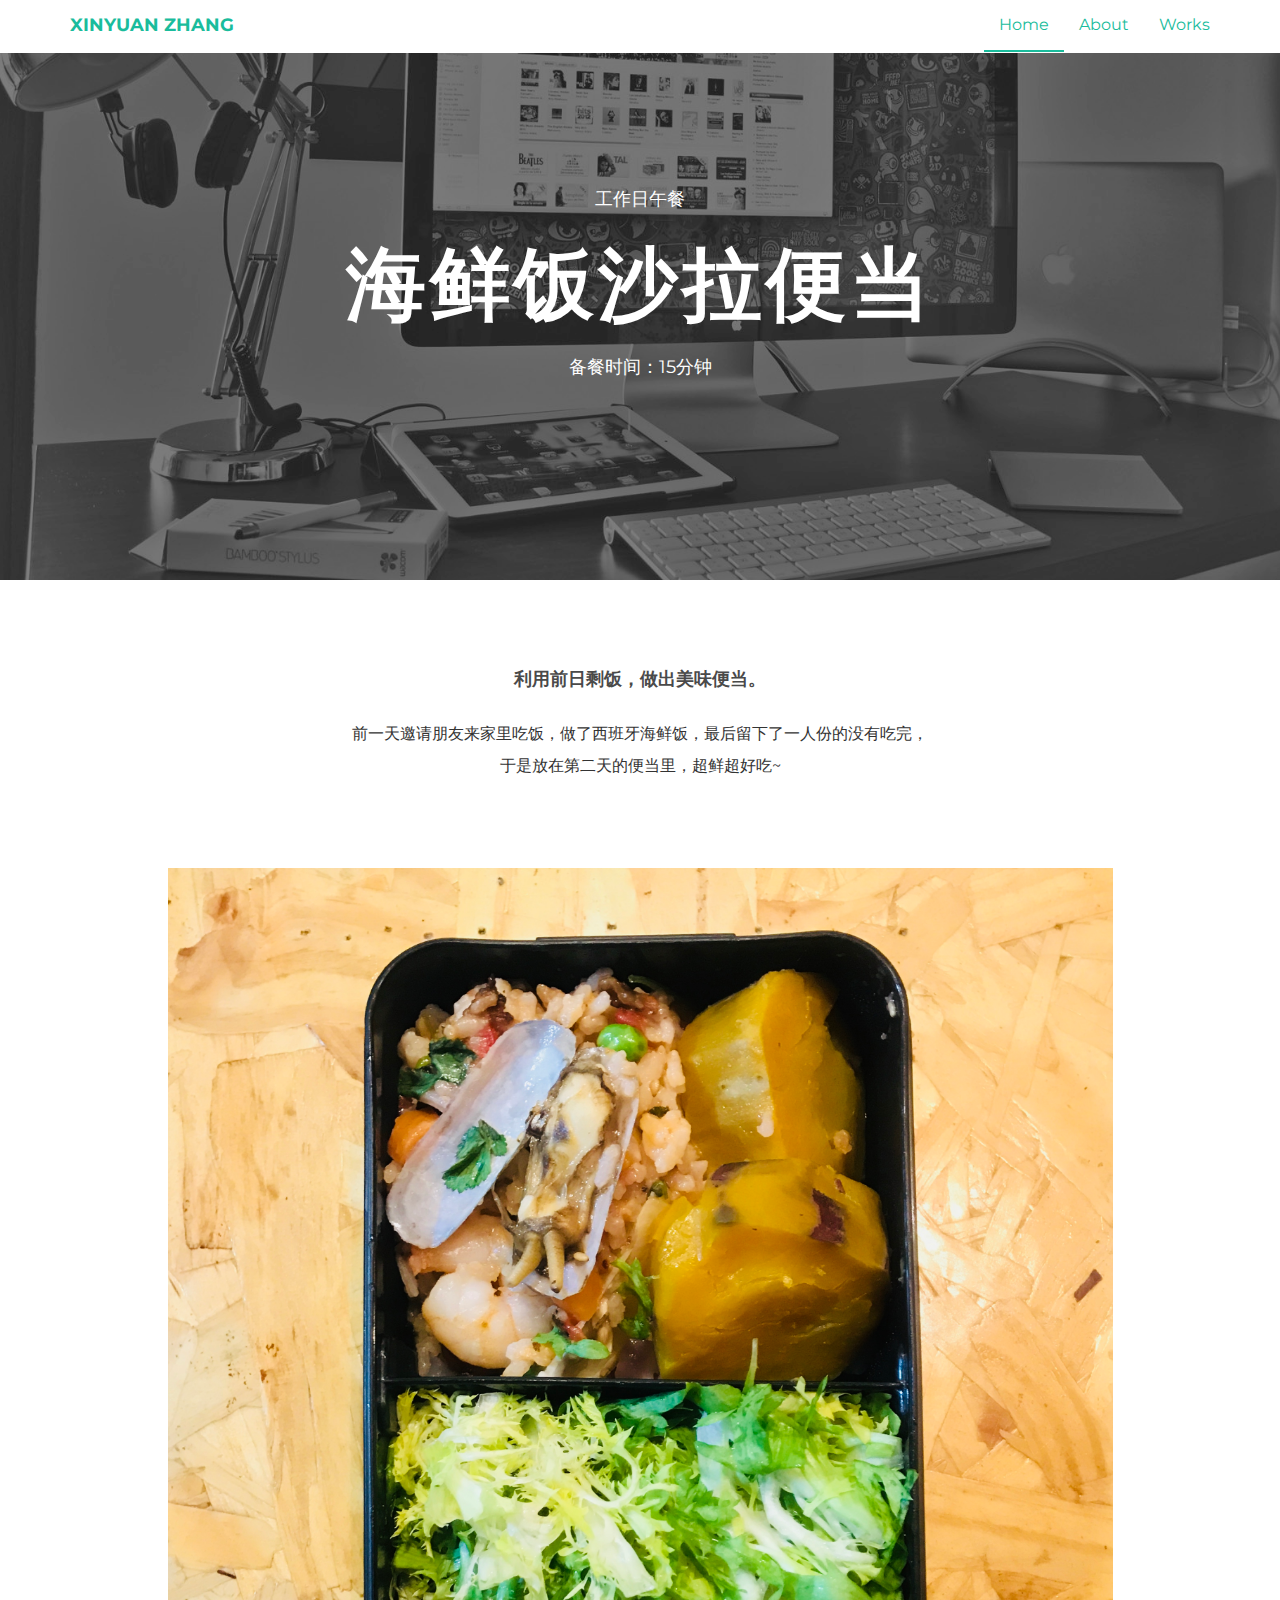
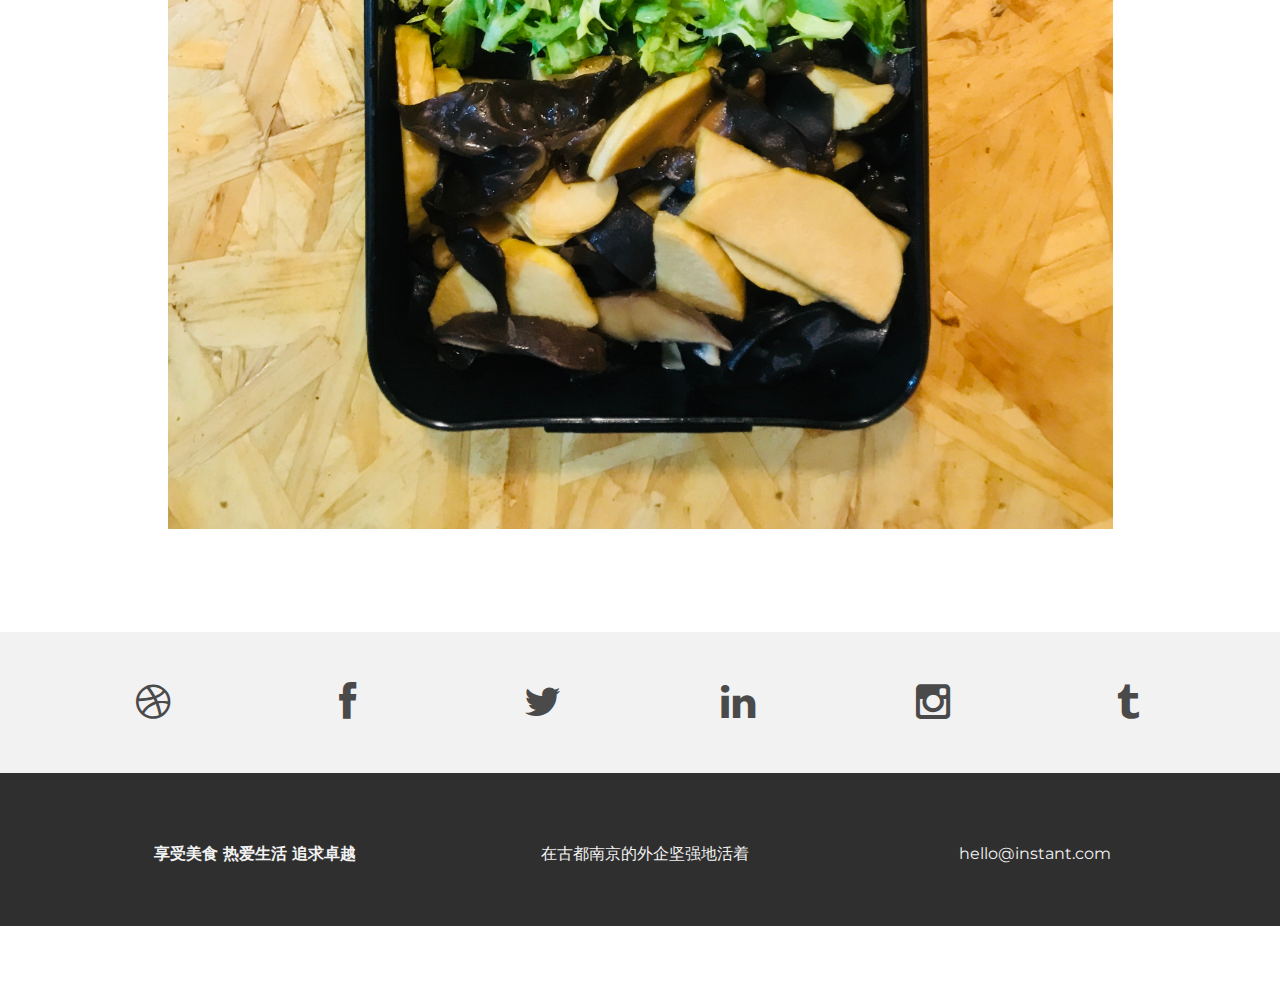
<file: work5.html>
<!DOCTYPE html>
<html lang="en">
  <head>
    <meta charset="utf-8">
    <meta http-equiv="X-UA-Compatible" content="IE=edge">
    <meta name="viewport" content="width=device-width, initial-scale=1">
    <meta name="description" content="">
    <meta name="author" content="">
    <link rel="shortcut icon" href="assets/ico/favicon.ico">

    <title>Bento for Working Ladies</title>

    <!-- Bootstrap core CSS -->
    <link href="assets/css/bootstrap.css" rel="stylesheet">

    <!-- Custom styles for this template -->
    <link href="assets/css/style.css" rel="stylesheet">
    <link href="assets/css/font-awesome.min.css" rel="stylesheet">

    <!-- Just for debugging purposes. Don't actually copy this line! -->
    <!--[if lt IE 9]><script src="../../assets/js/ie8-responsive-file-warning.js"></script><![endif]-->

    <!-- HTML5 shim and Respond.js IE8 support of HTML5 elements and media queries -->
    <!--[if lt IE 9]>
      <script src="https://oss.maxcdn.com/libs/html5shiv/3.7.0/html5shiv.js"></script>
      <script src="https://oss.maxcdn.com/libs/respond.js/1.4.2/respond.min.js"></script>
    <![endif]-->
  </head>

  <body>

    <!-- Static navbar -->
    <div class="navbar navbar-default navbar-fixed-top" role="navigation" style="background-color: white">
      <div class="container">
        <div class="navbar-header">
          <button type="button" class="navbar-toggle" data-toggle="collapse" data-target=".navbar-collapse">
            <span class="sr-only">Toggle navigation</span>
            <span class="icon-bar"></span>
            <span class="icon-bar"></span>
            <span class="icon-bar"></span>
          </button>
          <a class="navbar-brand" href="index.html">XINYUAN ZHANG</a>
        </div>
        <div class="navbar-collapse collapse">
          <ul class="nav navbar-nav navbar-right">
            <li class="active"><a href="index.html">Home</a></li>
            <li><a href="about.html">About</a></li>
            <li><a href="#works">Works</a></li>
          </ul>
        </div><!--/.nav-collapse -->
      </div>
    </div>


	<div id="workwrap">
	    <div class="container">
			<div class="row">
				<div class="col-lg-8 col-lg-offset-2">
					<h4>工作日午餐</h4>
					<h1>海鲜饭沙拉便当</h1>
					<h4>备餐时间：15分钟</h4>
				</div>
			</div><! --/row -->
	    </div> <!-- /container -->
	</div><! --/workwrap -->
	
	<section id="works"></section>
	<div class="container">
		<div class="row centered mt mb">
			<div class="col-lg-8 col-lg-offset-2">
				<h4>利用前日剩饭，做出美味便当。</h4>
				<br>
				<p>前一天邀请朋友来家里吃饭，做了西班牙海鲜饭，最后留下了一人份的没有吃完，</p>
				<p>于是放在第二天的便当里，超鲜超好吃~</p>
			</div>
			<div class="col-lg-10 col-lg-offset-1 mt">
				<img class="img-responsive" src="assets/img/pr05.jpg">
				<br>
			</div>

		</div><! --/row -->
	</div><! --/container -->
	
	<div id="social">
		<div class="container">
			<div class="row centered">
				<div class="col-lg-2">
					<a href="#"><i class="fa fa-dribbble"></i></a>
				</div>
				<div class="col-lg-2">
					<a href="#"><i class="fa fa-facebook"></i></a>
				</div>
				<div class="col-lg-2">
					<a href="#"><i class="fa fa-twitter"></i></a>
				</div>
				<div class="col-lg-2">
					<a href="#"><i class="fa fa-linkedin"></i></a>
				</div>
				<div class="col-lg-2">
					<a href="#"><i class="fa fa-instagram"></i></a>
				</div>
				<div class="col-lg-2">
					<a href="#"><i class="fa fa-tumblr"></i></a>
				</div>
			
			</div><! --/row -->
		</div><! --/container -->
	</div><! --/social -->

	<div id="footerwrap">
		<div class="container">
			<div class="row centered">
				<div class="col-lg-4">
					<p><b>享受美食 热爱生活 追求卓越</b></p>
				</div>
			
				<div class="col-lg-4">
					<p>在古都南京的外企坚强地活着</p>
				</div>
				<div class="col-lg-4">
					<p>hello@instant.com</p>
				</div>
			
			</div>
		
		</div>
	</div><! --/footerwrap -->
	


    <!-- Bootstrap core JavaScript
    ================================================== -->
    <!-- Placed at the end of the document so the pages load faster -->
    <script src="https://ajax.googleapis.com/ajax/libs/jquery/1.11.0/jquery.min.js"></script>
    <script src="assets/js/bootstrap.min.js"></script>
  </body>
</html>
</file>
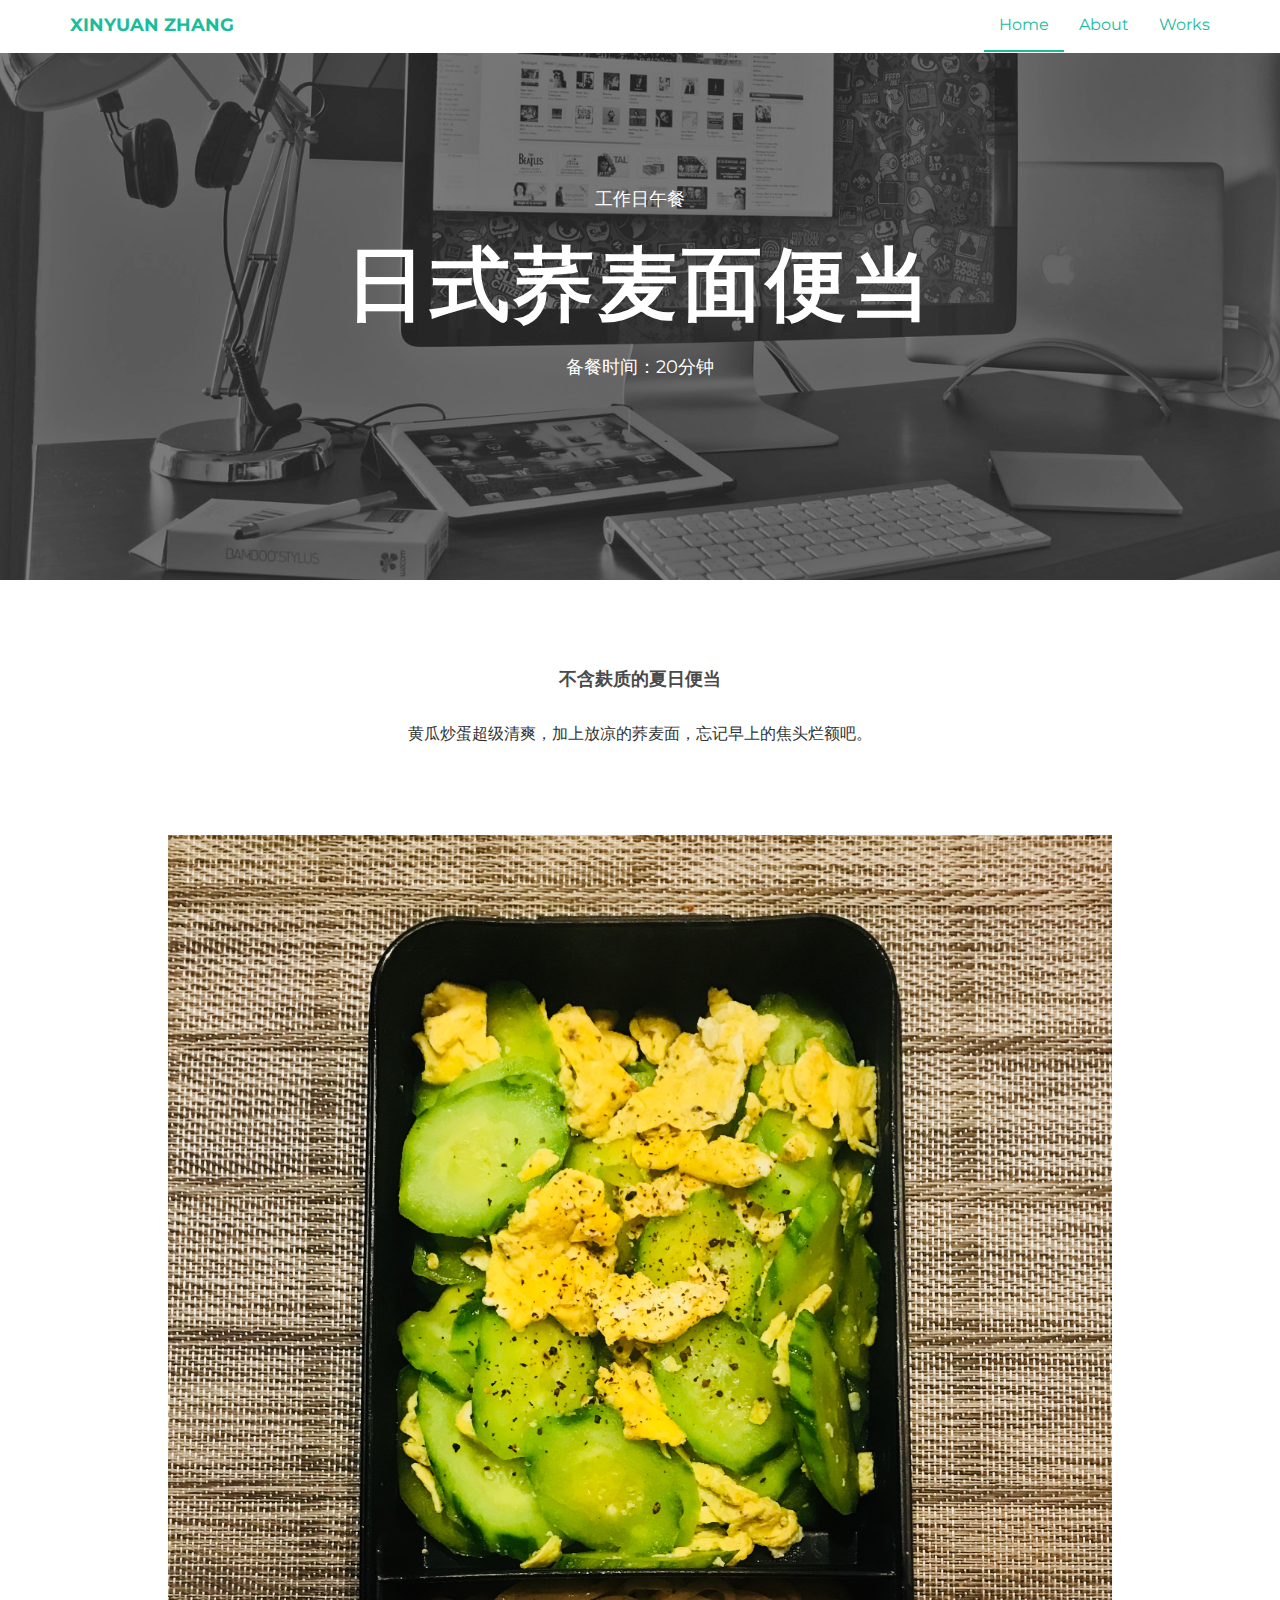
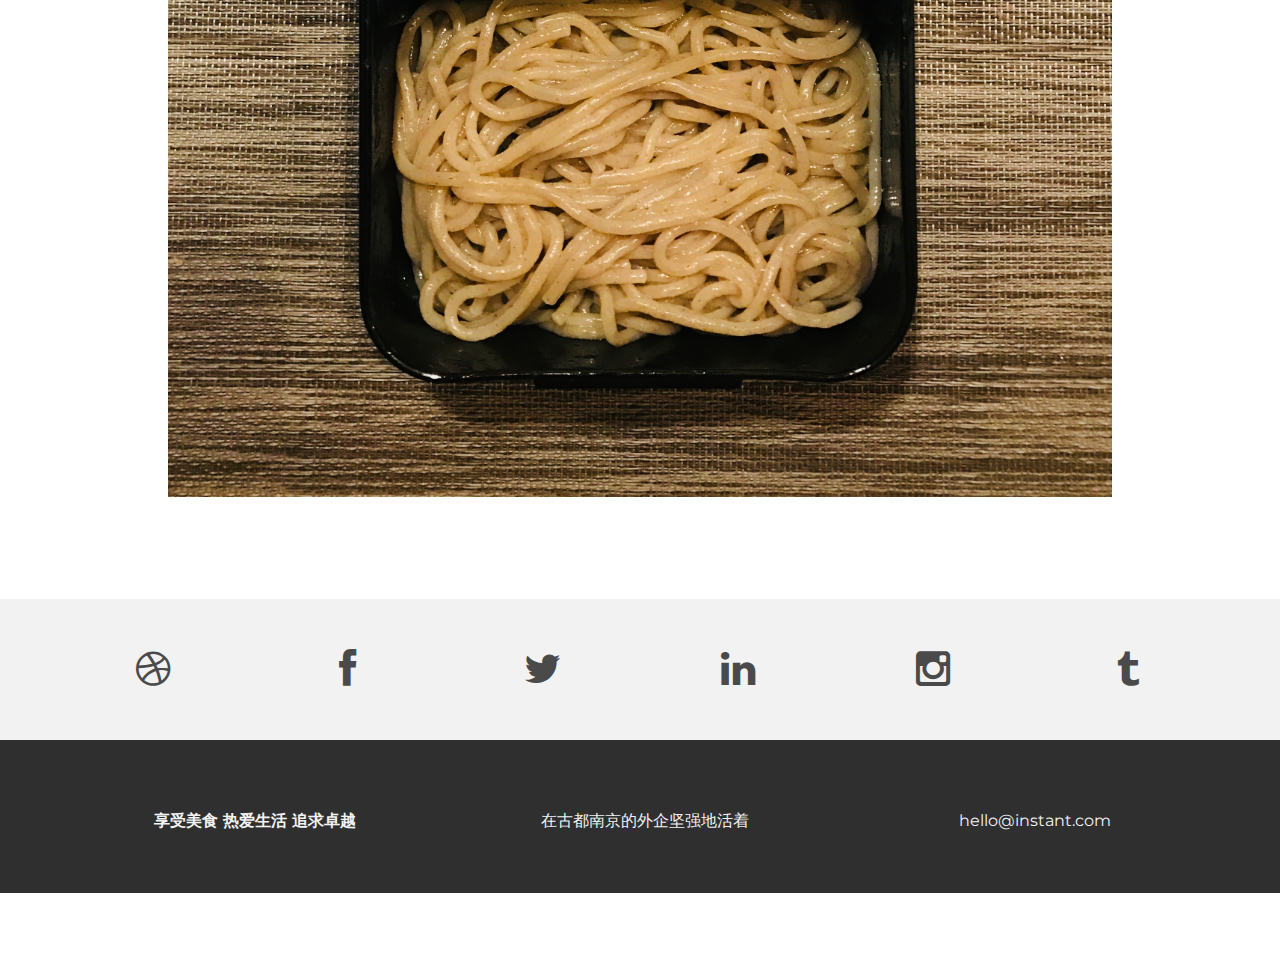
<file: work6.html>
<!DOCTYPE html>
<html lang="en">
  <head>
    <meta charset="utf-8">
    <meta http-equiv="X-UA-Compatible" content="IE=edge">
    <meta name="viewport" content="width=device-width, initial-scale=1">
    <meta name="description" content="">
    <meta name="author" content="">
    <link rel="shortcut icon" href="assets/ico/favicon.ico">

    <title>Bento for Working Ladies</title>

    <!-- Bootstrap core CSS -->
    <link href="assets/css/bootstrap.css" rel="stylesheet">

    <!-- Custom styles for this template -->
    <link href="assets/css/style.css" rel="stylesheet">
    <link href="assets/css/font-awesome.min.css" rel="stylesheet">

    <!-- Just for debugging purposes. Don't actually copy this line! -->
    <!--[if lt IE 9]><script src="../../assets/js/ie8-responsive-file-warning.js"></script><![endif]-->

    <!-- HTML5 shim and Respond.js IE8 support of HTML5 elements and media queries -->
    <!--[if lt IE 9]>
      <script src="https://oss.maxcdn.com/libs/html5shiv/3.7.0/html5shiv.js"></script>
      <script src="https://oss.maxcdn.com/libs/respond.js/1.4.2/respond.min.js"></script>
    <![endif]-->
  </head>

  <body>

    <!-- Static navbar -->
    <div class="navbar navbar-default navbar-fixed-top" role="navigation" style="background-color: white">
      <div class="container">
        <div class="navbar-header">
          <button type="button" class="navbar-toggle" data-toggle="collapse" data-target=".navbar-collapse">
            <span class="sr-only">Toggle navigation</span>
            <span class="icon-bar"></span>
            <span class="icon-bar"></span>
            <span class="icon-bar"></span>
          </button>
          <a class="navbar-brand" href="index.html">XINYUAN ZHANG</a>
        </div>
        <div class="navbar-collapse collapse">
          <ul class="nav navbar-nav navbar-right">
            <li class="active"><a href="index.html">Home</a></li>
            <li><a href="about.html">About</a></li>
            <li><a href="#works">Works</a></li>
          </ul>
        </div><!--/.nav-collapse -->
      </div>
    </div>


	<div id="workwrap">
	    <div class="container">
			<div class="row">
				<div class="col-lg-8 col-lg-offset-2">
					<h4>工作日午餐</h4>
					<h1>日式荞麦面便当</h1>
					<h4>备餐时间：20分钟</h4>
				</div>
			</div><! --/row -->
	    </div> <!-- /container -->
	</div><! --/workwrap -->
	
	<section id="works"></section>
	<div class="container">
		<div class="row centered mt mb">
			<div class="col-lg-8 col-lg-offset-2">
				<h4>不含麸质的夏日便当</h4>
				<br>
				<p>黄瓜炒蛋超级清爽，加上放凉的荞麦面，忘记早上的焦头烂额吧。</p>
			</div>
			<div class="col-lg-10 col-lg-offset-1 mt">
				<img class="img-responsive" src="assets/img/pr06.jpg">
				<br>
			</div>

		</div><! --/row -->
	</div><! --/container -->
	
	<div id="social">
		<div class="container">
			<div class="row centered">
				<div class="col-lg-2">
					<a href="#"><i class="fa fa-dribbble"></i></a>
				</div>
				<div class="col-lg-2">
					<a href="#"><i class="fa fa-facebook"></i></a>
				</div>
				<div class="col-lg-2">
					<a href="#"><i class="fa fa-twitter"></i></a>
				</div>
				<div class="col-lg-2">
					<a href="#"><i class="fa fa-linkedin"></i></a>
				</div>
				<div class="col-lg-2">
					<a href="#"><i class="fa fa-instagram"></i></a>
				</div>
				<div class="col-lg-2">
					<a href="#"><i class="fa fa-tumblr"></i></a>
				</div>
			
			</div><! --/row -->
		</div><! --/container -->
	</div><! --/social -->

	<div id="footerwrap">
		<div class="container">
			<div class="row centered">
				<div class="col-lg-4">
					<p><b>享受美食 热爱生活 追求卓越</b></p>
				</div>
			
				<div class="col-lg-4">
					<p>在古都南京的外企坚强地活着</p>
				</div>
				<div class="col-lg-4">
					<p>hello@instant.com</p>
				</div>
			
			</div>
		
		</div>
	</div><! --/footerwrap -->
	


    <!-- Bootstrap core JavaScript
    ================================================== -->
    <!-- Placed at the end of the document so the pages load faster -->
    <script src="https://ajax.googleapis.com/ajax/libs/jquery/1.11.0/jquery.min.js"></script>
    <script src="assets/js/bootstrap.min.js"></script>
  </body>
</html>
</file>
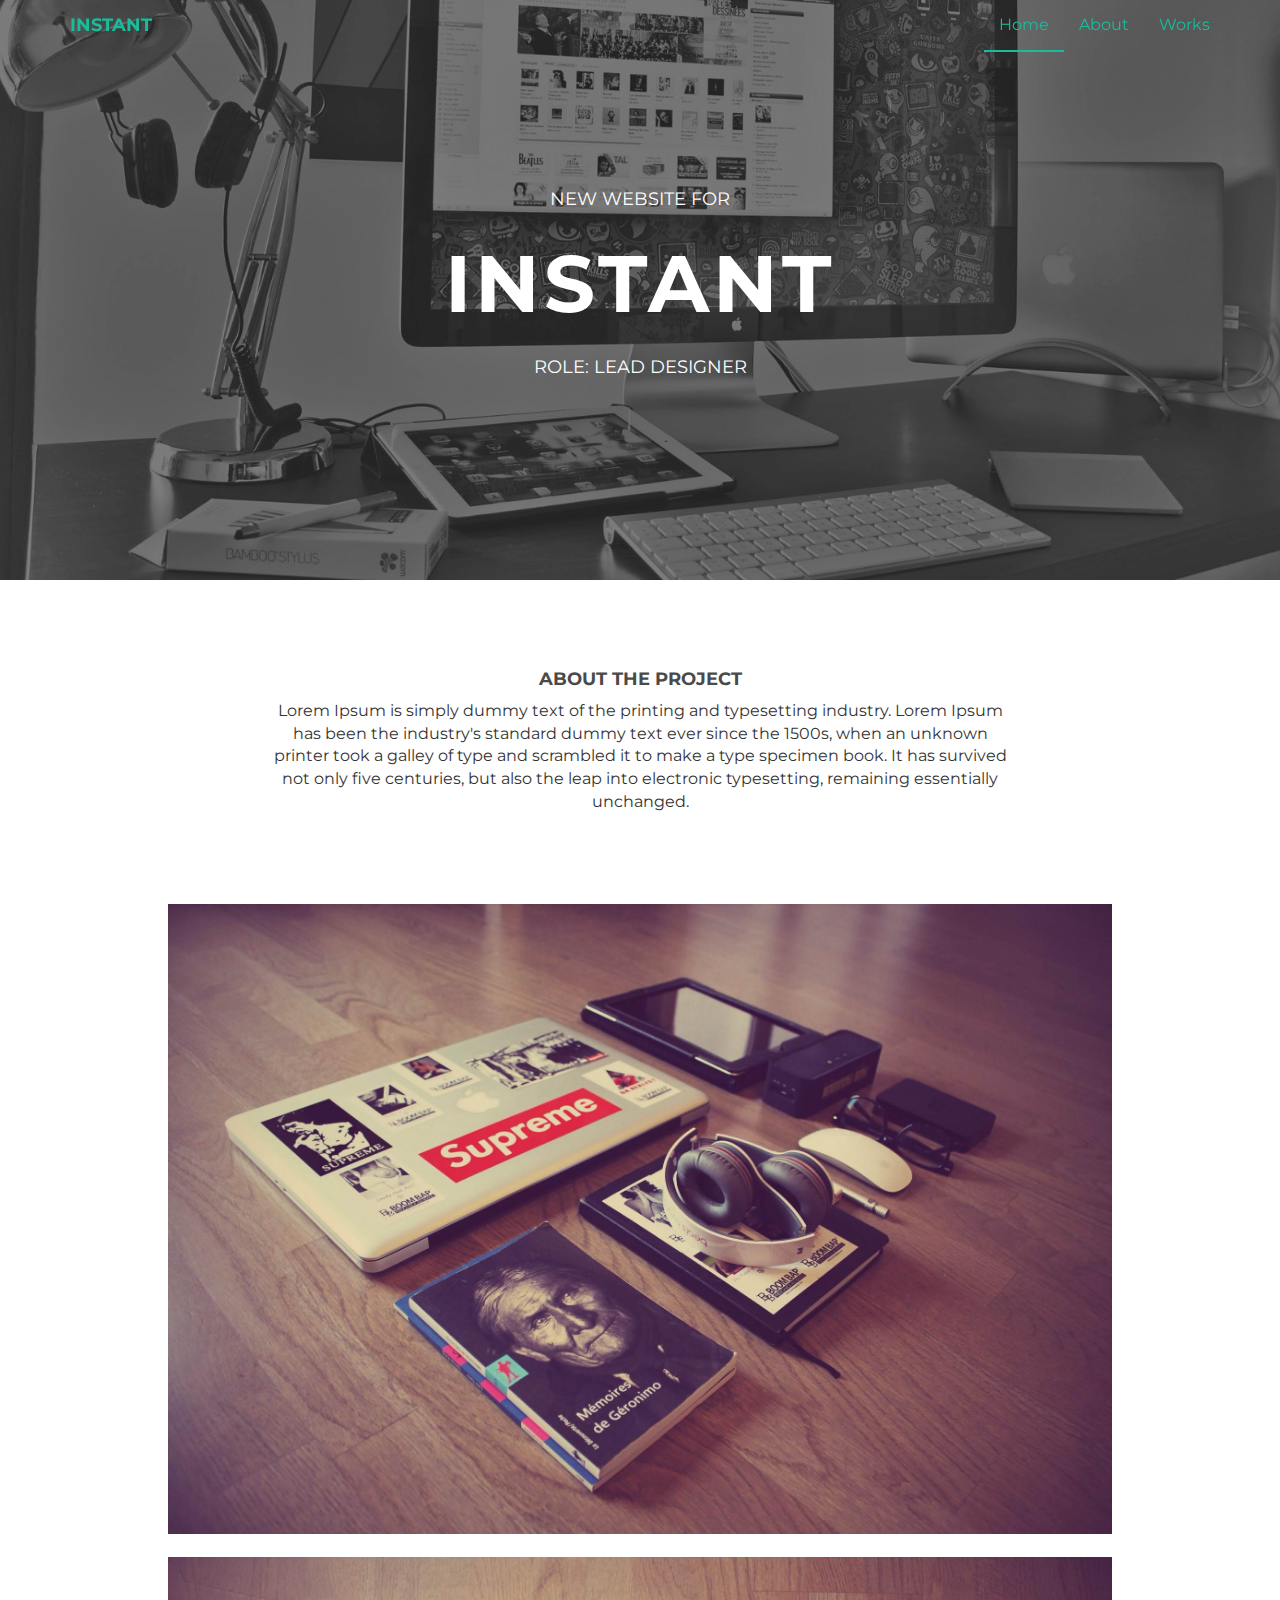
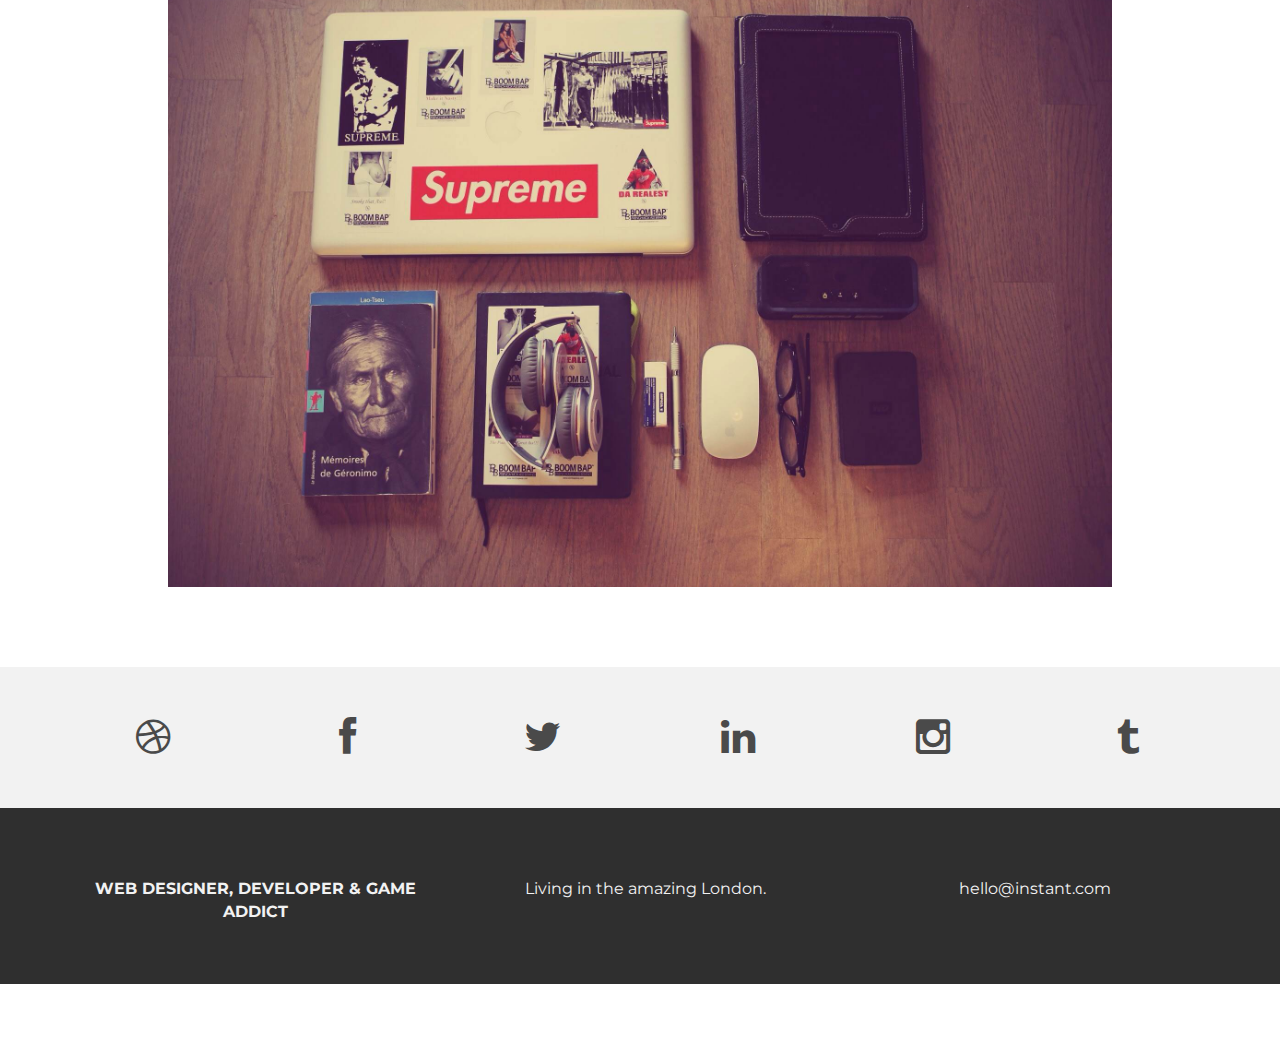
<file: work的副本 3.html>
<!DOCTYPE html>
<html lang="en">
  <head>
    <meta charset="utf-8">
    <meta http-equiv="X-UA-Compatible" content="IE=edge">
    <meta name="viewport" content="width=device-width, initial-scale=1">
    <meta name="description" content="">
    <meta name="author" content="">
    <link rel="shortcut icon" href="assets/ico/favicon.ico">

    <title>INSTANT - Bootstrap Theme</title>

    <!-- Bootstrap core CSS -->
    <link href="assets/css/bootstrap.css" rel="stylesheet">

    <!-- Custom styles for this template -->
    <link href="assets/css/style.css" rel="stylesheet">
    <link href="assets/css/font-awesome.min.css" rel="stylesheet">

    <!-- Just for debugging purposes. Don't actually copy this line! -->
    <!--[if lt IE 9]><script src="../../assets/js/ie8-responsive-file-warning.js"></script><![endif]-->

    <!-- HTML5 shim and Respond.js IE8 support of HTML5 elements and media queries -->
    <!--[if lt IE 9]>
      <script src="https://oss.maxcdn.com/libs/html5shiv/3.7.0/html5shiv.js"></script>
      <script src="https://oss.maxcdn.com/libs/respond.js/1.4.2/respond.min.js"></script>
    <![endif]-->
  </head>

  <body>

    <!-- Static navbar -->
    <div class="navbar navbar-default navbar-fixed-top" role="navigation">
      <div class="container">
        <div class="navbar-header">
          <button type="button" class="navbar-toggle" data-toggle="collapse" data-target=".navbar-collapse">
            <span class="sr-only">Toggle navigation</span>
            <span class="icon-bar"></span>
            <span class="icon-bar"></span>
            <span class="icon-bar"></span>
          </button>
          <a class="navbar-brand" href="index.html">INSTANT</a>
        </div>
        <div class="navbar-collapse collapse">
          <ul class="nav navbar-nav navbar-right">
            <li class="active"><a href="index.html">Home</a></li>
            <li><a href="about.html">About</a></li>
            <li><a href="#works">Works</a></li>
          </ul>
        </div><!--/.nav-collapse -->
      </div>
    </div>


	<div id="workwrap">
	    <div class="container">
			<div class="row">
				<div class="col-lg-6 col-lg-offset-3">
					<h4>NEW WEBSITE FOR</h4>
					<h1>INSTANT</h1>
					<h4>ROLE: LEAD DESIGNER</h4>
				</div>
			</div><! --/row -->
	    </div> <!-- /container -->
	</div><! --/workwrap -->
	
	<section id="works"></section>
	<div class="container">
		<div class="row centered mt mb">
			<div class="col-lg-8 col-lg-offset-2">
				<h4>ABOUT THE PROJECT</h4>
				<p>Lorem Ipsum is simply dummy text of the printing and typesetting industry. Lorem Ipsum has been the industry's standard dummy text ever since the 1500s, when an unknown printer took a galley of type and scrambled it to make a type specimen book. It has survived not only five centuries, but also the leap into electronic typesetting, remaining essentially unchanged.</p>
			</div>
			<div class="col-lg-10 col-lg-offset-1 mt">
				<img class="img-responsive" src="assets/img/pr01.jpg">
				<br>
				<img class="img-responsive" src="assets/img/pr02.jpg">
			</div>

		</div><! --/row -->
	</div><! --/container -->
	
	<div id="social">
		<div class="container">
			<div class="row centered">
				<div class="col-lg-2">
					<a href="#"><i class="fa fa-dribbble"></i></a>
				</div>
				<div class="col-lg-2">
					<a href="#"><i class="fa fa-facebook"></i></a>
				</div>
				<div class="col-lg-2">
					<a href="#"><i class="fa fa-twitter"></i></a>
				</div>
				<div class="col-lg-2">
					<a href="#"><i class="fa fa-linkedin"></i></a>
				</div>
				<div class="col-lg-2">
					<a href="#"><i class="fa fa-instagram"></i></a>
				</div>
				<div class="col-lg-2">
					<a href="#"><i class="fa fa-tumblr"></i></a>
				</div>
			
			</div><! --/row -->
		</div><! --/container -->
	</div><! --/social -->

	<div id="footerwrap">
		<div class="container">
			<div class="row centered">
				<div class="col-lg-4">
					<p><b>WEB DESIGNER, DEVELOPER & GAME ADDICT</b></p>
				</div>
			
				<div class="col-lg-4">
					<p>Living in the amazing London.</p>
				</div>
				<div class="col-lg-4">
					<p>hello@instant.com</p>
				</div>
			
			</div>
		
		</div>
	</div><! --/footerwrap -->
	


    <!-- Bootstrap core JavaScript
    ================================================== -->
    <!-- Placed at the end of the document so the pages load faster -->
    <script src="https://ajax.googleapis.com/ajax/libs/jquery/1.11.0/jquery.min.js"></script>
    <script src="assets/js/bootstrap.min.js"></script>
  </body>
</html>
</file>
<file: assets/css/style.css>
/*
 * Author: Carlos Alvarez
 * URL: http://Alvarez.is
 *
 * Project Name: NYC Design
 * Version: 1.0
 * Date: 04-20-2014
 * URL: 
 */


/* ==========================================================================
   Base Styles, Bootstrap Modifications & Fonts Import
   ========================================================================== */

@import url(http://fonts.googleapis.com/css?family=Montserrat:400,700);


::-moz-selection {
    background: #f2c2c9;
    color: #a4003a;
    text-shadow: none;
}

::selection {
    background: #16a085;
    color: #a4003a;
    text-shadow: none;
}

/*
 * A better looking default horizontal rule
 */

 hr {
    display: block;
    height: 1px;
    border: 0;
    border-top: 1px solid #ccc;
    margin: 1em 0;
    padding: 0;
}

.centered {
	text-align: center
}

.mt {
	margin-top: 80px;
}

.mb {
	margin-bottom: 80px;
}

/* ==========================================================================
   General styles
   ========================================================================== */


body {
    font-family: 'Montserrat', sans-serif;
    font-weight: 400;
    font-size: 16px;

    -webkit-font-smoothing: antialiased;
    -webkit-overflow-scrolling: touch;
}

h1, h2, h3, h4, h5, h6 {
	font-weight: 700;
    color: #4a4a4a;
}


.navbar-brand {
	font-weight: 700;
}

.navbar-default .navbar-brand {
	color: #1abc9c;
}

.navbar-default {
	background-color: transparent;
	border-color: transparent;
}

.navbar-default .navbar-nav > .active > a, .navbar-default .navbar-nav > .active > a:hover, .navbar-default .navbar-nav > .active > a:focus {
	color: #1abc9c;
	background-color: transparent;
	border-bottom: 2px solid #1abc9c
}

.navbar-default .navbar-nav > li > a {
	color: #1abc9c;
}

/* ==========================================================================
   Wrap Sections
   ========================================================================== */

#headerwrap {
	background: url(../img/back.jpg) no-repeat center top;
	margin-top: -70px;
	padding-top: 250px;
	text-align:center;
	background-attachment: relative;
	background-position: center center;
	min-height: 650px;
	width: 100%;
	
    -webkit-background-size: 100%;
    -moz-background-size: 100%;
    -o-background-size: 100%;
    background-size: 100%;

    -webkit-background-size: cover;
    -moz-background-size: cover;
    -o-background-size: cover;
    background-size: cover;
}

#headerwrap h1 {
	color:#ffffff;
	padding-top: 10px;
	padding-bottom: 20px;
	letter-spacing: 4px;
	font-size: 80px;
	font-weight: bold;
}

#headerwrap h4 {
	font-weight: 400;
	color: #ffffff
}

#social {
	padding-top: 50px;
	padding-bottom: 50px;
	background-color: #f2f2f2;
}

#social i {
	font-size: 40px;
	color: #4a4a4a
}

#social i:hover {
	color: #1abc9c
}

#footerwrap {
	padding-top: 70px;
	padding-bottom: 50px;
	background-color: #2f2f2f;
}

#footerwrap p {
	color: #f2f2f2;
	margin-left: 10px;
}

#workwrap {	
	background: url(../img/work.jpg) no-repeat center top;
	margin-top: -70px;
	padding-top: 250px;
	text-align:center;
	background-attachment: relative;
	background-position: center center;
	min-height: 650px;
	width: 100%;
	
    -webkit-background-size: 100%;
    -moz-background-size: 100%;
    -o-background-size: 100%;
    background-size: 100%;

    -webkit-background-size: cover;
    -moz-background-size: cover;
    -o-background-size: cover;
    background-size: cover;
}

#workwrap h1 {
	color:#ffffff;
	padding-top: 10px;
	padding-bottom: 20px;
	letter-spacing: 4px;
	font-size: 80px;
	font-weight: bold;
}

#workwrap h4 {
	font-weight: 400;
	color: #ffffff
}

#aboutwrap {	
	background: url(../img/about.jpg) no-repeat center top;
	margin-top: -70px;
	padding-top: 250px;
	text-align:center;
	background-attachment: relative;
	background-position: center center;
	min-height: 550px;
	width: 100%;
	
    -webkit-background-size: 100%;
    -moz-background-size: 100%;
    -o-background-size: 100%;
    background-size: 100%;

    -webkit-background-size: cover;
    -moz-background-size: cover;
    -o-background-size: cover;
    background-size: cover;
}




/* Gallery */
.gallery {
	margin-top: 30px;
}

.gallery img:hover {
	opacity: 0.4;
}
</file>
